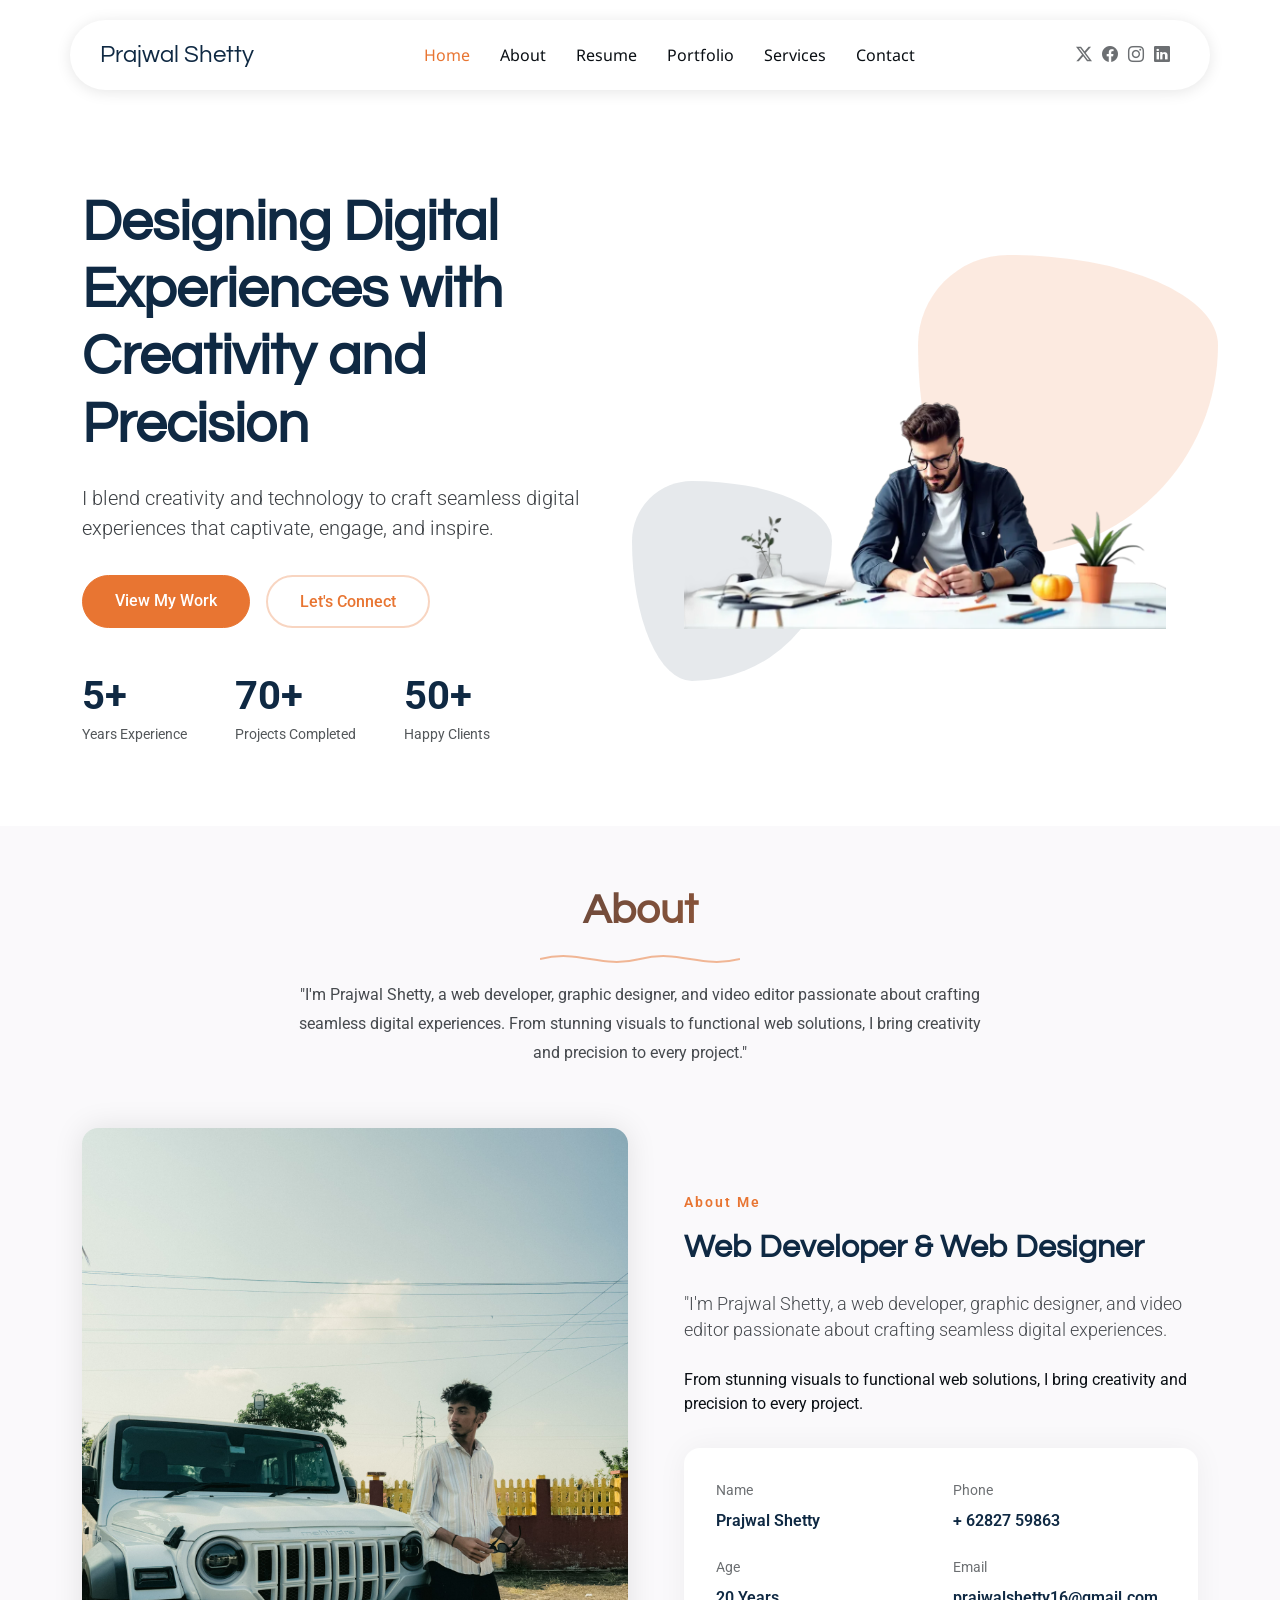
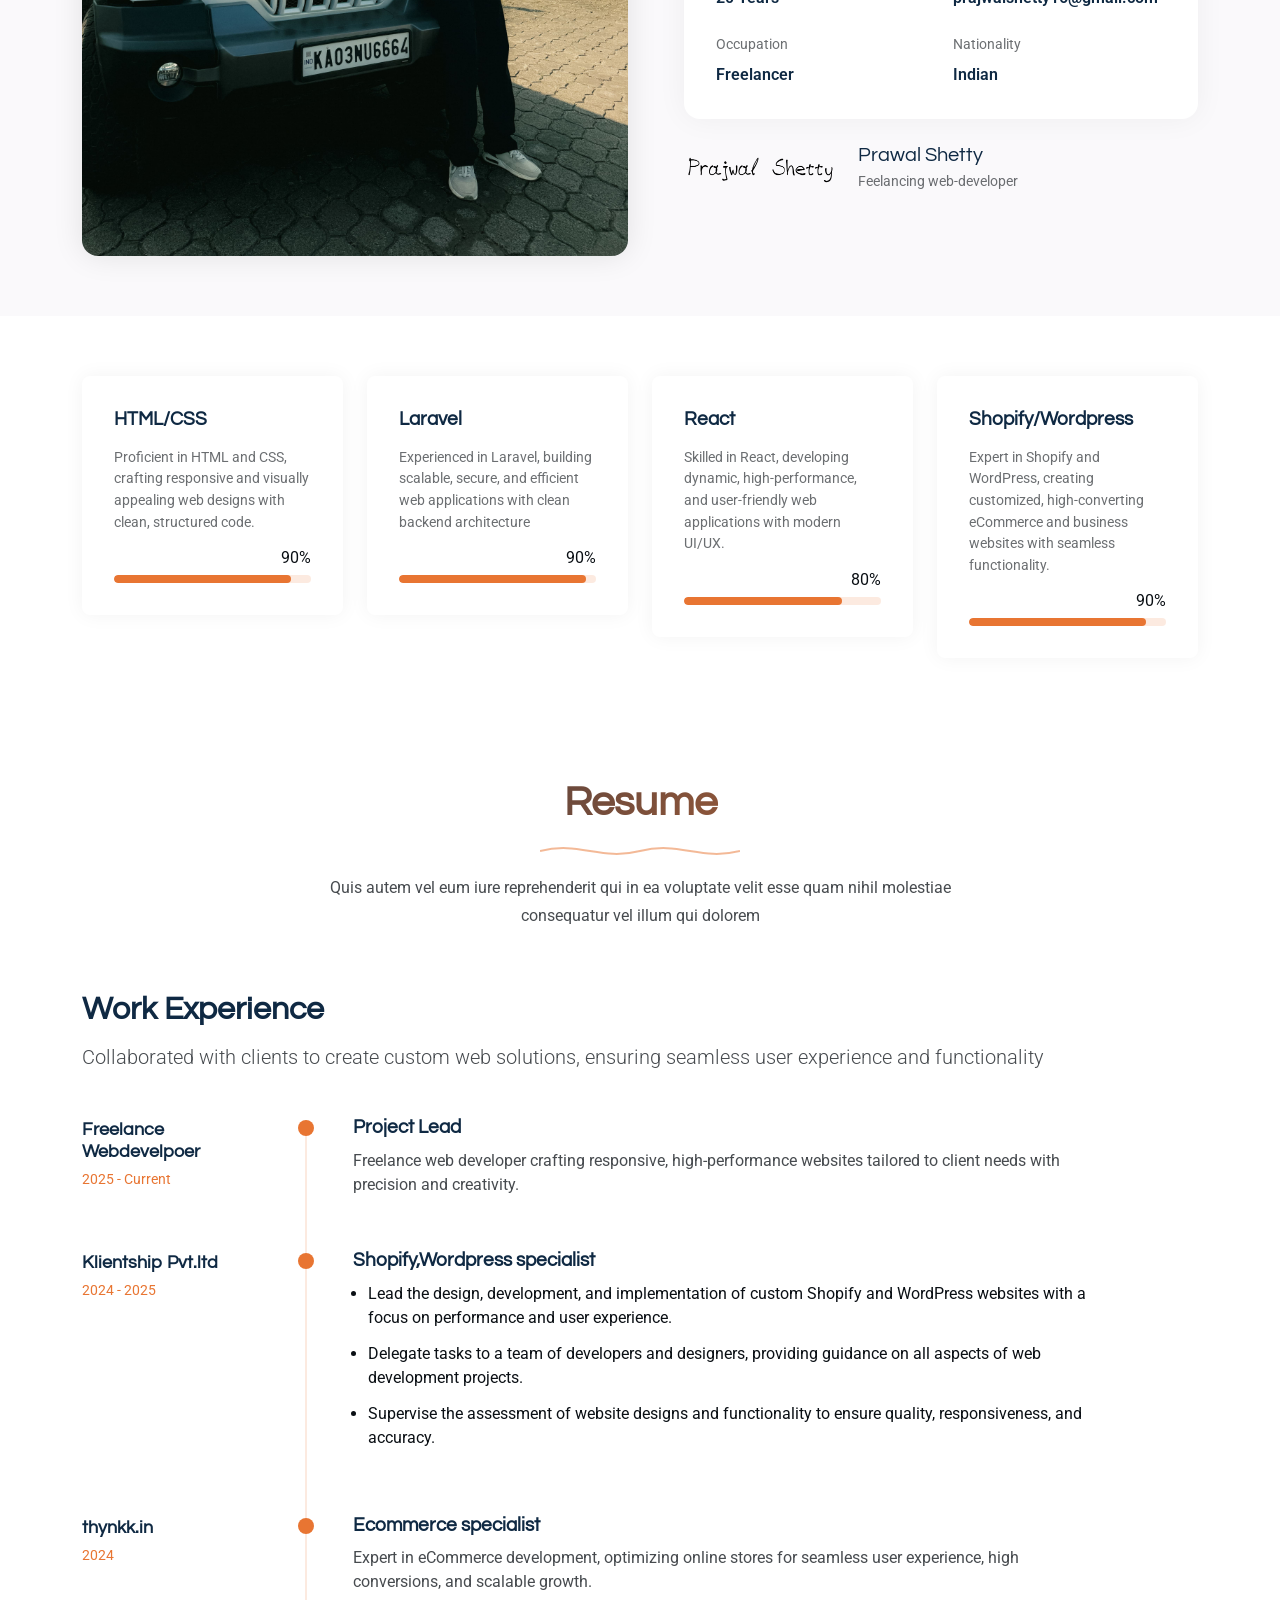
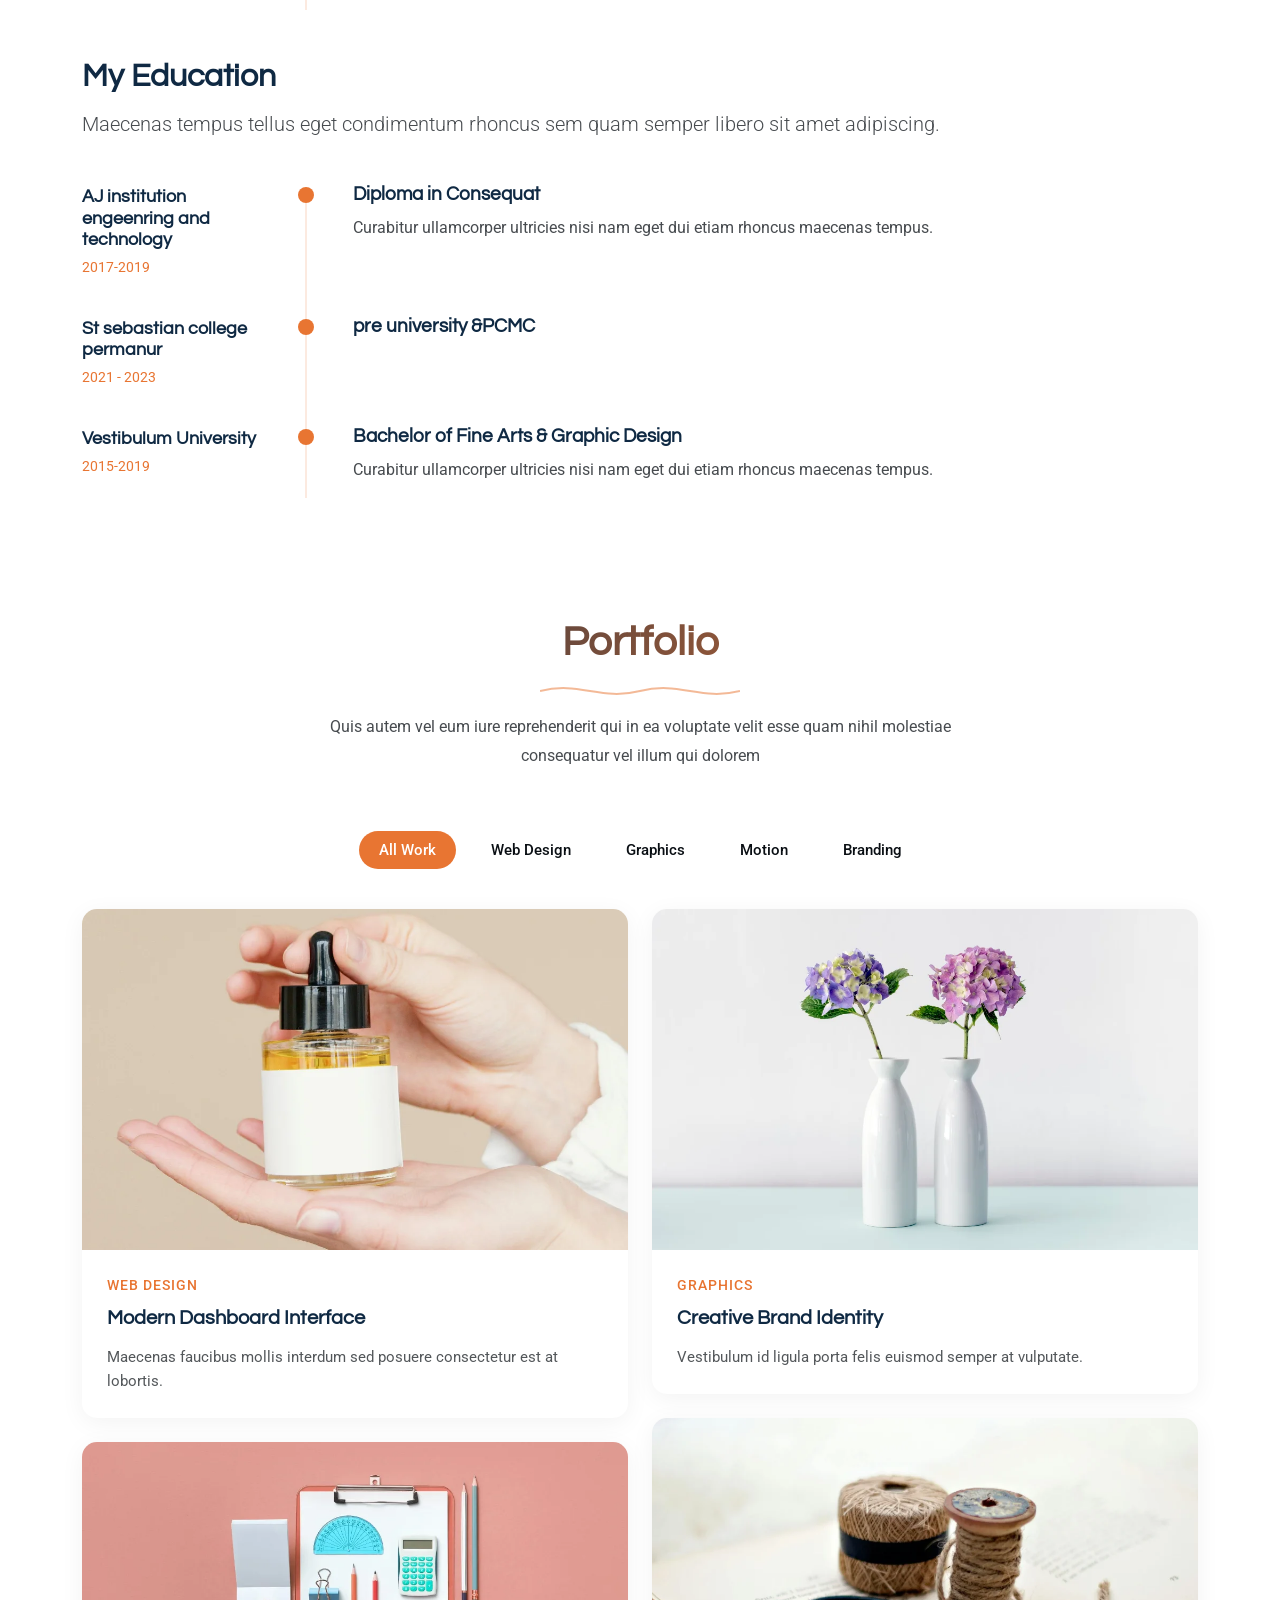
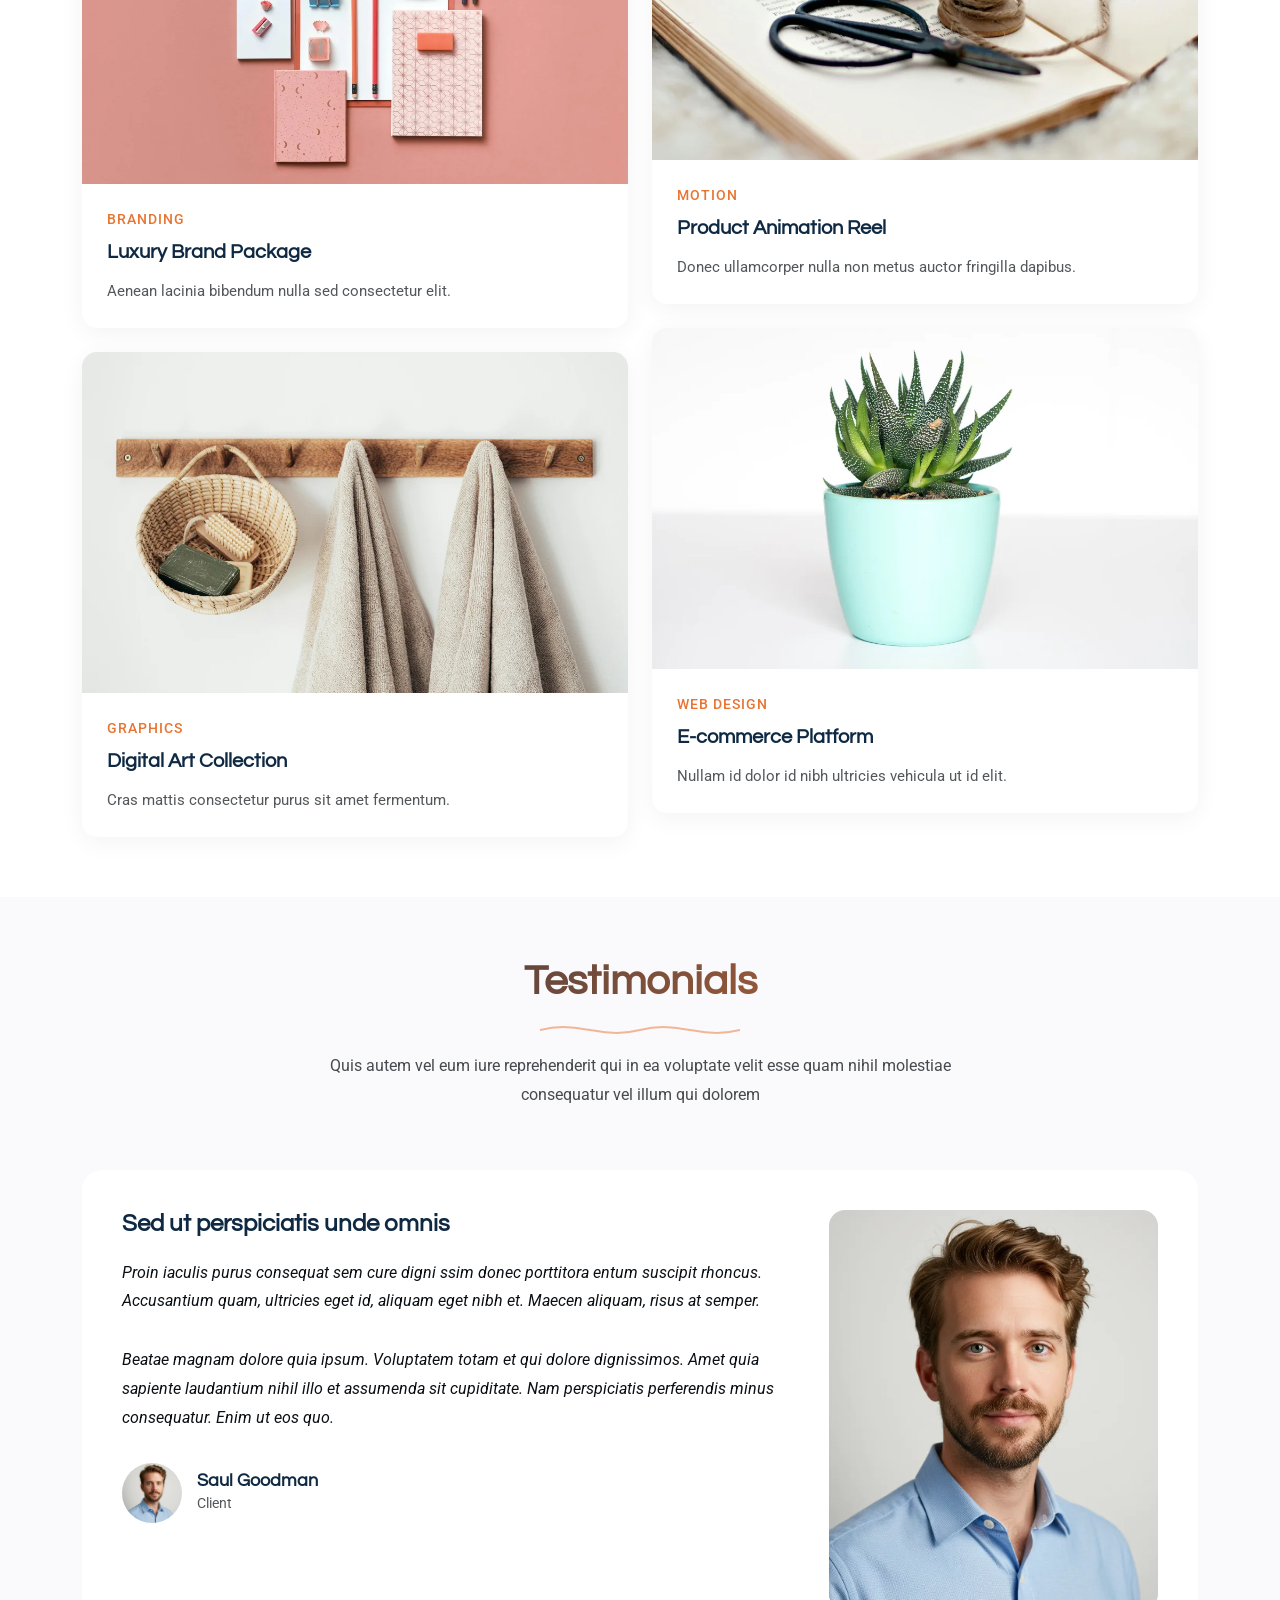
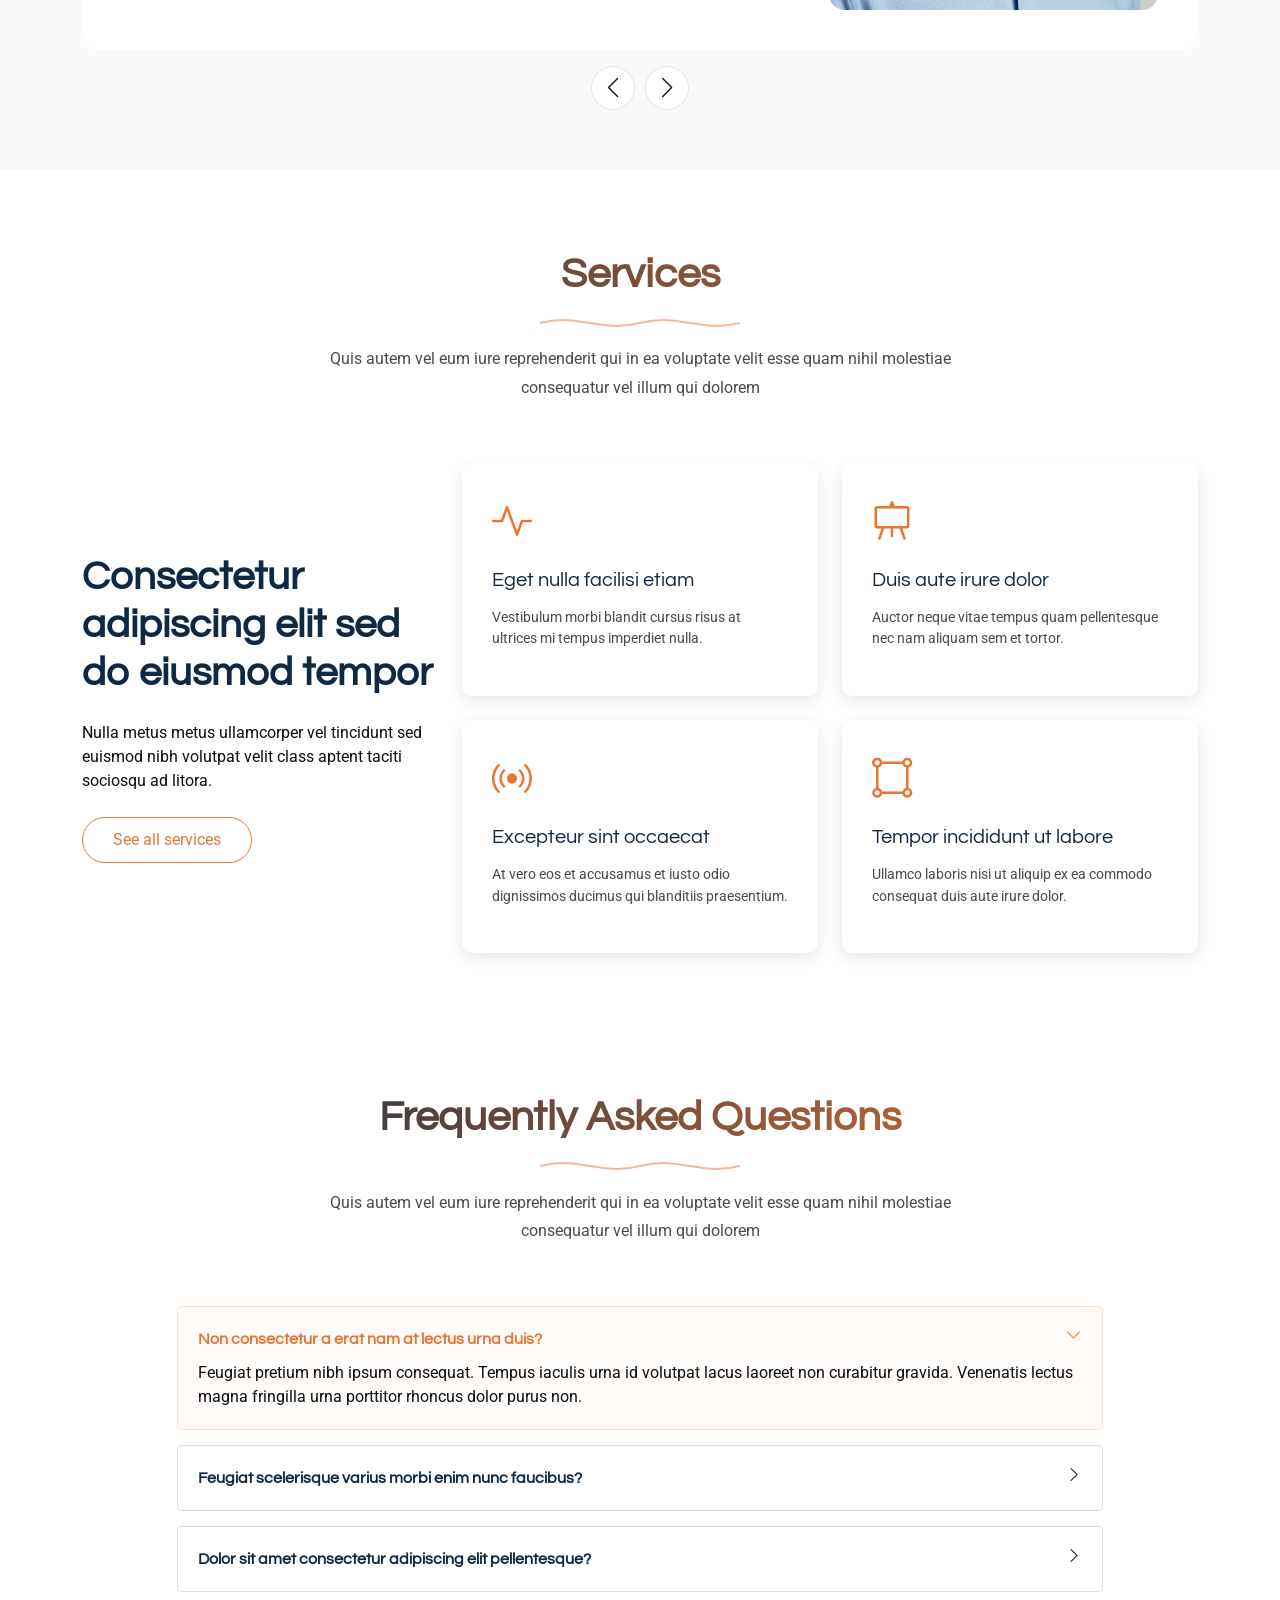
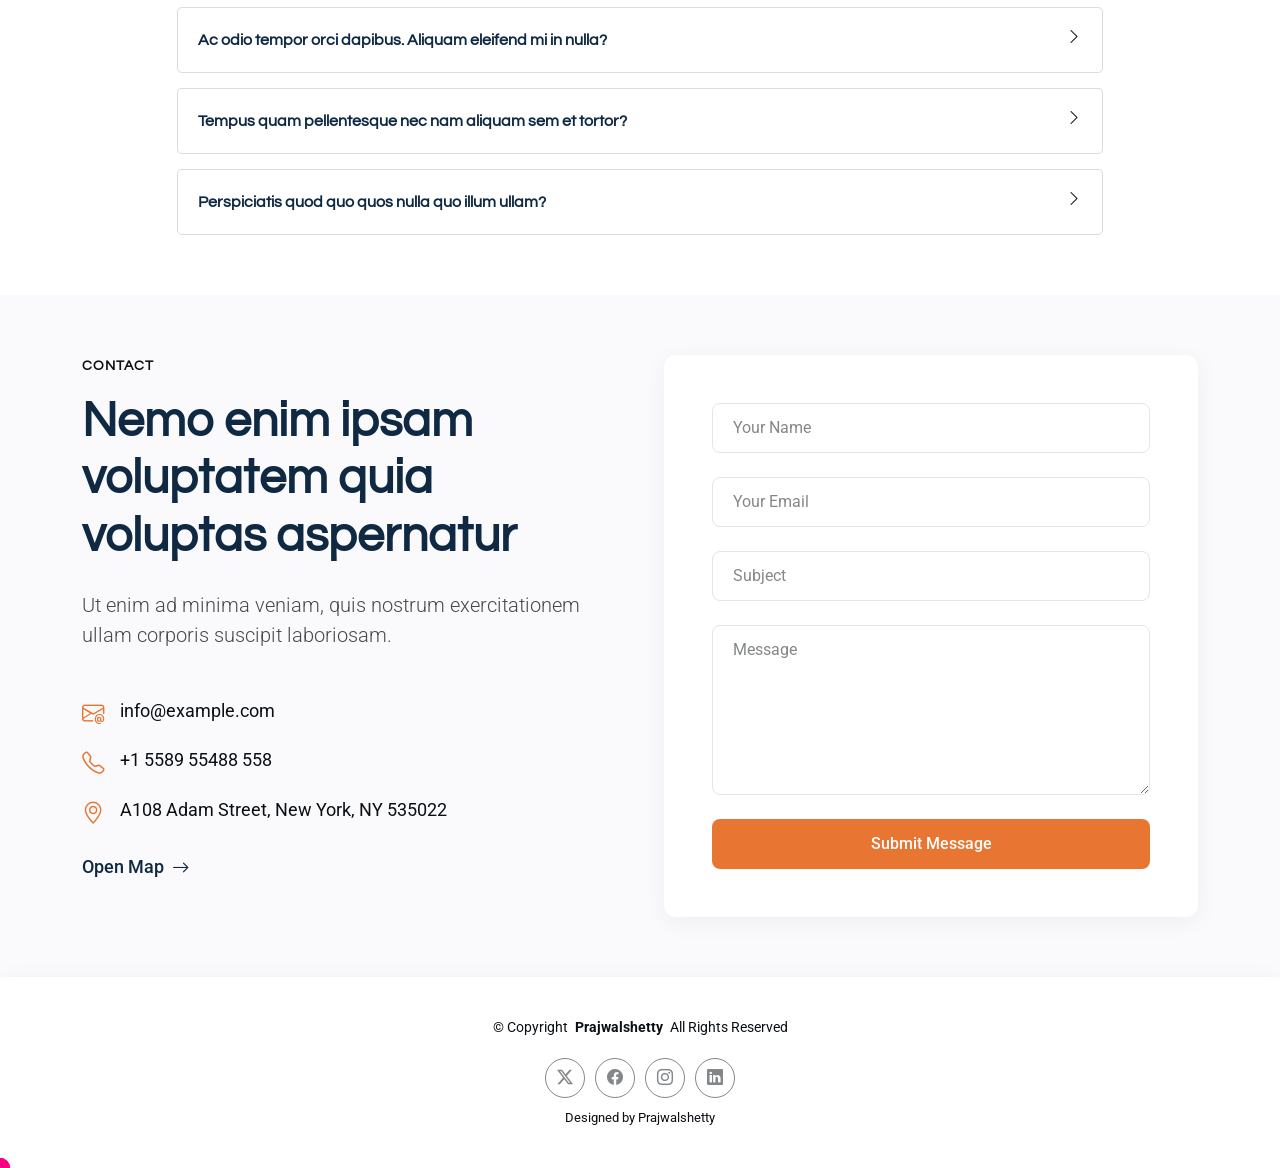
<file: index.html>
<!DOCTYPE html>
<html lang="en">

<head>
  <meta charset="utf-8">
  <meta content="width=device-width, initial-scale=1.0" name="viewport">
  <title>Prajwal shetty</title>
  <meta name="description" content="">
  <meta name="keywords" content="">

  <!-- Favicons -->
  <link href="assets/img/favicon.png" rel="icon">
  <link href="assets/img/apple-touch-icon.png" rel="apple-touch-icon">

  <!-- Fonts -->
  <link href="https://fonts.googleapis.com" rel="preconnect">
  <link href="https://fonts.gstatic.com" rel="preconnect" crossorigin>
  <link href="https://fonts.googleapis.com/css2?family=Roboto:ital,wght@0,100;0,300;0,400;0,500;0,700;0,900;1,100;1,300;1,400;1,500;1,700;1,900&family=Noto+Sans:ital,wght@0,100;0,200;0,300;0,400;0,500;0,600;0,700;0,800;0,900;1,100;1,200;1,300;1,400;1,500;1,600;1,700;1,800;1,900&family=Questrial:wght@400&display=swap" rel="stylesheet">

  <!-- Vendor CSS Files -->
  <link href="assets/vendor/bootstrap/css/bootstrap.min.css" rel="stylesheet">
  <link href="assets/vendor/bootstrap-icons/bootstrap-icons.css" rel="stylesheet">
  <link href="assets/vendor/aos/aos.css" rel="stylesheet">
  <link href="assets/vendor/glightbox/css/glightbox.min.css" rel="stylesheet">
  <link href="assets/vendor/swiper/swiper-bundle.min.css" rel="stylesheet">

  <!-- Main CSS File -->
  <link href="assets/css/main.css" rel="stylesheet">
  <style>
    .pointer {
      position: absolute;
      width: 10px;
      height: 10px;
      background-color: #ff0080;
      border-radius: 50%;
      pointer-events: none;
      transition: transform 0.05s linear;
  }
  .trail-effect {
      position: absolute;
      width: 6px;
      height: 6px;
      background-color: rgba(255, 0, 128, 0.5);
      border-radius: 50%;
      pointer-events: none;
  }
  </style>
  

  <!-- =======================================================
  * Template Name: EasyFolio
  * Template URL: https://bootstrapmade.com/easyfolio-bootstrap-portfolio-template/
  * Updated: Feb 21 2025 with Bootstrap v5.3.3
  * Author: BootstrapMade.com
  * License: https://bootstrapmade.com/license/
  ======================================================== -->

<style>
  .pointer {
      position: absolute;
      width: 10px;
      height: 10px;
      background-color: #ff0080;
      border-radius: 50%;
      pointer-events: none;
      transition: transform 0.05s linear;
      z-index: 9999;
  }
  .trail-effect {
      position: absolute;
      width: 6px;
      height: 6px;
      background-color: rgba(255, 0, 128, 0.5);
      border-radius: 50%;
      pointer-events: none;
      z-index: 9998;
  }
</style>

<style>
  body {
      cursor: none; /* Hide default cursor */
  }
  .pointer {
      position: fixed;
      width: 12px;
      height: 12px;
      background-color: #ff0080;
      border-radius: 50%;
      pointer-events: none;
      z-index: 9999;
      transform: translate(-50%, -50%);
  }
  .trail-effect {
      position: fixed;
      width: 8px;
      height: 8px;
      background-color: rgba(255, 0, 128, 0.5);
      border-radius: 50%;
      pointer-events: none;
      z-index: 9998;
      transform: translate(-50%, -50%);
  }
</style>

<style>
  body {
      cursor: none; /* Hide default cursor */
  }
  .pointer {
      position: fixed;
      width: 20px;
      height: 20px;
      background-color: #ff0080;
      border-radius: 50%;
      pointer-events: none;
      z-index: 9999;
      transform: translate(-50%, -50%);
      transition: transform 0.1s ease-out; /* Smoother movement */
  }
  .trail-effect {
      position: fixed;
      width: 12px;
      height: 12px;
      background-color: rgba(255, 0, 128, 0.3);
      border-radius: 50%;
      pointer-events: none;
      z-index: 9998;
      transform: translate(-50%, -50%);
  }
</style>
</head>

<body class="index-page">

  <header id="header" class="header d-flex align-items-center sticky-top">
    <div class="header-container container-fluid container-xl position-relative d-flex align-items-center justify-content-between">

      <a href="index.html" class="logo d-flex align-items-center me-auto me-xl-0">
        <!-- Uncomment the line below if you also wish to use an image logo -->
        <!-- <img src="assets/img/logo.webp" alt=""> -->
        <h1 class="sitename">Prajwal Shetty</h1>
      </a>

      <nav id="navmenu" class="navmenu">
        <ul>
          <li><a href="#hero" class="active">Home</a></li>
          <li><a href="#about">About</a></li>
          <li><a href="#resume">Resume</a></li>
          <li><a href="#portfolio">Portfolio</a></li>
          <li><a href="#services">Services</a></li>
          <li><a href="#contact">Contact</a></li>
        </ul>
        <i class="mobile-nav-toggle d-xl-none bi bi-list"></i>
      </nav>

      <div class="header-social-links">
        <a href="#" class="twitter"><i class="bi bi-twitter-x"></i></a>
        <a href="#" class="facebook"><i class="bi bi-facebook"></i></a>
        <a href="#" class="instagram"><i class="bi bi-instagram"></i></a>
        <a href="#" class="linkedin"><i class="bi bi-linkedin"></i></a>
      </div>

    </div>
  </header>

  <main class="main">

    <!-- Hero Section -->
    <section id="hero" class="hero section">

      <div class="container" data-aos="fade-up" data-aos-delay="100">

        <div class="row align-items-center content">
          <div class="col-lg-6" data-aos="fade-up" data-aos-delay="200">
            <h2>Designing Digital Experiences with Creativity and Precision</h2>
            <p class="lead">I blend creativity and technology to craft seamless digital experiences that captivate, engage, and inspire.</p>
            <div class="cta-buttons" data-aos="fade-up" data-aos-delay="300">
              <a href="#portfolio" class="btn btn-primary">View My Work</a>
              <a href="#contact" class="btn btn-outline">Let's Connect</a>
            </div>
            <div class="hero-stats" data-aos="fade-up" data-aos-delay="400">
              <div class="stat-item">
                <span class="stat-number">5+</span>
                <span class="stat-label">Years Experience</span>
              </div>
              <div class="stat-item">
                <span class="stat-number">70+</span>
                <span class="stat-label">Projects Completed</span>
              </div>
              <div class="stat-item">
                <span class="stat-number">50+</span>
                <span class="stat-label">Happy Clients</span>
              </div>
            </div>
          </div>
          <div class="col-lg-6">
            <div class="hero-image">
              <img src="assets/img/profile/profile-1.webp" alt="Portfolio Hero Image" class="img-fluid" data-aos="zoom-out" data-aos-delay="30">
              <div class="shape-1"></div>
              <div class="shape-2"></div>
            </div>
          </div>
        </div>

      </div>

    </section><!-- /Hero Section -->

    <!-- About Section -->
    <section id="about" class="about section light-background">

      <!-- Section Title -->
      <div class="container section-title" data-aos="fade-up">
        <h2>About</h2>
        <div class="title-shape">
          <svg viewBox="0 0 200 20" xmlns="http://www.w3.org/2000/svg">
            <path d="M 0,10 C 40,0 60,20 100,10 C 140,0 160,20 200,10" fill="none" stroke="currentColor" stroke-width="2"></path>
          </svg>
        </div>
        <p>"I'm Prajwal Shetty, a web developer, graphic designer, and video editor passionate about crafting seamless digital experiences. From stunning visuals to functional web solutions, I bring creativity and precision to every project."</p>
      </div><!-- End Section Title -->

      <div class="container" data-aos="fade-up" data-aos-delay="100">

        <div class="row align-items-center">
          <div class="col-lg-6 position-relative" data-aos="fade-right" data-aos-delay="200">
            <div class="about-image">
              <img src="assets/img/profile/pajju.jpg" alt="Profile Image" class="img-fluid rounded-4">
            </div>
          </div>

          <div class="col-lg-6" data-aos="fade-left" data-aos-delay="300">
            <div class="about-content">
              <span class="subtitle">About Me</span>

              <h2>Web Developer &amp; Web Designer</h2>

              <p class="lead mb-4">"I'm Prajwal Shetty, a web developer, graphic designer, and video editor passionate about crafting seamless digital experiences.</p>

              <p class="mb-4"> From stunning visuals to functional web solutions, I bring creativity and precision to every project.</p>

              <div class="personal-info">
                <div class="row g-4">
                  <div class="col-6">
                    <div class="info-item">
                      <span class="label">Name</span>
                      <span class="value">Prajwal Shetty</span>
                    </div>
                  </div>

                  <div class="col-6">
                    <div class="info-item">
                      <span class="label">Phone</span>
                      <span class="value">+ 62827 59863</span>
                    </div>
                  </div>

                  <div class="col-6">
                    <div class="info-item">
                      <span class="label">Age</span>
                      <span class="value">20 Years</span>
                    </div>
                  </div>

                  <div class="col-6">
                    <div class="info-item">
                      <span class="label">Email</span>
                      <span class="value">prajwalshetty16@gmail.com</span>
                    </div>
                  </div>

                  <div class="col-6">
                    <div class="info-item">
                      <span class="label">Occupation</span>
                      <span class="value">Freelancer</span>
                    </div>
                  </div>

                  <div class="col-6">
                    <div class="info-item">
                      <span class="label">Nationality</span>
                      <span class="value">Indian</span>
                    </div>
                  </div>
                </div>
              </div>

              <div class="signature mt-4">
                <div class="signature-image">
                  <img src="assets/img/misc/sig.png" alt="" class="img-fluid">
                </div>
                <div class="signature-info">
                  <h4>Prawal Shetty</h4>
                  <p>Feelancing web-developer</p>
                </div>
              </div>
            </div>
          </div>
        </div>

      </div>

    </section><!-- /About Section -->

    <!-- Skills Section -->
    <section id="skills" class="skills section">

      <div class="container" data-aos="fade-up" data-aos-delay="100">

        <div class="row g-4 skills-animation">

          <div class="col-md-6 col-lg-3" data-aos="fade-up" data-aos-delay="100">
            <div class="skill-box">
              <h3>HTML/CSS</h3>
              <p>Proficient in HTML and CSS, crafting responsive and visually appealing web designs with clean, structured code.</p>
              <span class="text-end d-block">90%</span>
              <div class="progress">
                <div class="progress-bar" role="progressbar" aria-valuenow="90" aria-valuemin="0" aria-valuemax="100"></div>
              </div>
            </div>
          </div>

          <div class="col-md-6 col-lg-3" data-aos="fade-up" data-aos-delay="200">
            <div class="skill-box">
              <h3>Laravel</h3>
              <p>Experienced in Laravel, building scalable, secure, and efficient web applications with clean backend architecture</p>
              <span class="text-end d-block">90%</span>
              <div class="progress">
                <div class="progress-bar" role="progressbar" aria-valuenow="95" aria-valuemin="0" aria-valuemax="100"></div>
              </div>
            </div>
          </div>

          <div class="col-md-6 col-lg-3" data-aos="fade-up" data-aos-delay="300">
            <div class="skill-box">
              <h3>React</h3>
              <p>Skilled in React, developing dynamic, high-performance, and user-friendly web applications with modern UI/UX.</p>
              <span class="text-end d-block">80%</span>
              <div class="progress">
                <div class="progress-bar" role="progressbar" aria-valuenow="80" aria-valuemin="0" aria-valuemax="100"></div>
              </div>
            </div>
          </div>

          <div class="col-md-6 col-lg-3" data-aos="fade-up" data-aos-delay="400">
            <div class="skill-box">
              <h3>Shopify/Wordpress</h3>
              <p>Expert in Shopify and WordPress, creating customized, high-converting eCommerce and business websites with seamless functionality.</p>
              <span class="text-end d-block">90%</span>
              <div class="progress">
                <div class="progress-bar" role="progressbar" aria-valuenow="90" aria-valuemin="0" aria-valuemax="100">
                </div>
              </div>
            </div>
          </div>

        </div>

      </div>

    </section><!-- /Skills Section -->

    <!-- Resume Section -->
    <section id="resume" class="resume section">

      <!-- Section Title -->
      <div class="container section-title" data-aos="fade-up">
        <h2>Resume</h2>
        <div class="title-shape">
          <svg viewBox="0 0 200 20" xmlns="http://www.w3.org/2000/svg">
            <path d="M 0,10 C 40,0 60,20 100,10 C 140,0 160,20 200,10" fill="none" stroke="currentColor" stroke-width="2"></path>
          </svg>
        </div>
        <p>Quis autem vel eum iure reprehenderit qui in ea voluptate velit esse quam nihil molestiae consequatur vel illum qui dolorem</p>
      </div><!-- End Section Title -->

      <div class="container" data-aos="fade-up" data-aos-delay="100">

        <div class="row">
          <div class="col-12">
            <div class="resume-wrapper">
              <div class="resume-block" data-aos="fade-up">
                <h2>Work Experience</h2>
                <p class="lead">Collaborated with clients to create custom web solutions, ensuring seamless user experience and functionality</p>

                <div class="timeline">
                  <div class="timeline-item" data-aos="fade-up" data-aos-delay="200">
                    <div class="timeline-left">
                      <h4 class="company">Freelance Webdevelpoer</h4>
                      <span class="period">2025 - Current</span>
                    </div>
                    <div class="timeline-dot"></div>
                    <div class="timeline-right">
                      <h3 class="position">Project Lead</h3>
                      <p class="description">Freelance web developer crafting responsive, high-performance websites tailored to client needs with precision and creativity.</p>
                    </div>
                  </div>

                  <div class="timeline-item" data-aos="fade-up" data-aos-delay="300">
                    <div class="timeline-left">
                      <h4 class="company">Klientship Pvt.ltd</h4>
                      <span class="period">2024 - 2025</span>
                    </div>
                    <div class="timeline-dot"></div>
                    <div class="timeline-right">
                      <h3 class="position">Shopify,Wordpress specialist</h3>
                      <ul>
                        <li>Lead the design, development, and implementation of custom Shopify and WordPress websites with a focus on performance and user experience.</li>
                        <li>Delegate tasks to a team of developers and designers, providing guidance on all aspects of web development projects. </li>
                        <li>Supervise the assessment of website designs and functionality to ensure quality, responsiveness, and accuracy.</li>
                      </ul>
                      <p></p>
                    </div>
                  </div>

                  <div class="timeline-item" data-aos="fade-up" data-aos-delay="400">
                    <div class="timeline-left">
                      <h4 class="company">thynkk.in</h4>
                      <span class="period">2024</span>
                    </div>
                    <div class="timeline-dot"></div>
                    <div class="timeline-right">
                      <h3 class="position">Ecommerce specialist</h3>
                      <p class="description">Expert in eCommerce development, optimizing online stores for seamless user experience, high conversions, and scalable growth.</p>
                    </div>
                  </div>
                </div>
              </div>

              <div class="resume-block" data-aos="fade-up" data-aos-delay="100">
                <h2>My Education</h2>
                <p class="lead">Maecenas tempus tellus eget condimentum rhoncus sem quam semper libero sit amet adipiscing.</p>

                <div class="timeline">
                  <div class="timeline-item" data-aos="fade-up" data-aos-delay="200">
                    <div class="timeline-left">
                      <h4 class="company">AJ institution engeenring and technology</h4>
                      <span class="period">2017-2019</span>
                    </div>
                    <div class="timeline-dot"></div>
                    <div class="timeline-right">
                      <h3 class="position">Diploma in Consequat</h3>
                      <p class="description">Curabitur ullamcorper ultricies nisi nam eget dui etiam rhoncus maecenas tempus.</p>
                    </div>
                  </div>

                  <div class="timeline-item" data-aos="fade-up" data-aos-delay="300">
                    <div class="timeline-left">
                      <h4 class="company">St sebastian college permanur</h4>
                      <span class="period">2021 - 2023</span>
                    </div>
                    <div class="timeline-dot"></div>
                    <div class="timeline-right">
                      <h3 class="position">pre university &amp;PCMC</h3>
                    </div>
                  </div>

                  <div class="timeline-item" data-aos="fade-up" data-aos-delay="400">
                    <div class="timeline-left">
                      <h4 class="company">Vestibulum University</h4>
                      <span class="period">2015-2019</span>
                    </div>
                    <div class="timeline-dot"></div>
                    <div class="timeline-right">
                      <h3 class="position">Bachelor of Fine Arts &amp; Graphic Design</h3>
                      <p class="description">Curabitur ullamcorper ultricies nisi nam eget dui etiam rhoncus maecenas tempus.</p>
                    </div>
                  </div>
                </div>
              </div>
            </div>
          </div>
        </div>

      </div>

    </section><!-- /Resume Section -->

    <!-- Portfolio Section -->
    <section id="portfolio" class="portfolio section">

      <!-- Section Title -->
      <div class="container section-title" data-aos="fade-up">
        <h2>Portfolio</h2>
        <div class="title-shape">
          <svg viewBox="0 0 200 20" xmlns="http://www.w3.org/2000/svg">
            <path d="M 0,10 C 40,0 60,20 100,10 C 140,0 160,20 200,10" fill="none" stroke="currentColor" stroke-width="2"></path>
          </svg>
        </div>
        <p>Quis autem vel eum iure reprehenderit qui in ea voluptate velit esse quam nihil molestiae consequatur vel illum qui dolorem</p>
      </div><!-- End Section Title -->

      <div class="container" data-aos="fade-up" data-aos-delay="100">

        <div class="isotope-layout" data-default-filter="*" data-layout="masonry" data-sort="original-order">

          <div class="portfolio-filters-container" data-aos="fade-up" data-aos-delay="200">
            <ul class="portfolio-filters isotope-filters">
              <li data-filter="*" class="filter-active">All Work</li>
              <li data-filter=".filter-web">Web Design</li>
              <li data-filter=".filter-graphics">Graphics</li>
              <li data-filter=".filter-motion">Motion</li>
              <li data-filter=".filter-brand">Branding</li>
            </ul>
          </div>

          <div class="row g-4 isotope-container" data-aos="fade-up" data-aos-delay="300">

            <div class="col-lg-6 col-md-6 portfolio-item isotope-item filter-web">
              <div class="portfolio-card">
                <div class="portfolio-image">
                  <img src="assets/img/portfolio/portfolio-1.webp" class="img-fluid" alt="" loading="lazy">
                  <div class="portfolio-overlay">
                    <div class="portfolio-actions">
                      <a href="assets/img/portfolio/portfolio-1.webp" class="glightbox preview-link" data-gallery="portfolio-gallery-web"><i class="bi bi-eye"></i></a>
                      <a href="portfolio-details.html" class="details-link"><i class="bi bi-arrow-right"></i></a>
                    </div>
                  </div>
                </div>
                <div class="portfolio-content">
                  <span class="category">Web Design</span>
                  <h3>Modern Dashboard Interface</h3>
                  <p>Maecenas faucibus mollis interdum sed posuere consectetur est at lobortis.</p>
                </div>
              </div>
            </div><!-- End Portfolio Item -->

            <div class="col-lg-6 col-md-6 portfolio-item isotope-item filter-graphics">
              <div class="portfolio-card">
                <div class="portfolio-image">
                  <img src="assets/img/portfolio/portfolio-10.webp" class="img-fluid" alt="" loading="lazy">
                  <div class="portfolio-overlay">
                    <div class="portfolio-actions">
                      <a href="assets/img/portfolio/portfolio-10.webp" class="glightbox preview-link" data-gallery="portfolio-gallery-graphics"><i class="bi bi-eye"></i></a>
                      <a href="portfolio-details.html" class="details-link"><i class="bi bi-arrow-right"></i></a>
                    </div>
                  </div>
                </div>
                <div class="portfolio-content">
                  <span class="category">Graphics</span>
                  <h3>Creative Brand Identity</h3>
                  <p>Vestibulum id ligula porta felis euismod semper at vulputate.</p>
                </div>
              </div>
            </div><!-- End Portfolio Item -->

            <div class="col-lg-6 col-md-6 portfolio-item isotope-item filter-motion">
              <div class="portfolio-card">
                <div class="portfolio-image">
                  <img src="assets/img/portfolio/portfolio-7.webp" class="img-fluid" alt="" loading="lazy">
                  <div class="portfolio-overlay">
                    <div class="portfolio-actions">
                      <a href="assets/img/portfolio/portfolio-7.webp" class="glightbox preview-link" data-gallery="portfolio-gallery-motion"><i class="bi bi-eye"></i></a>
                      <a href="portfolio-details.html" class="details-link"><i class="bi bi-arrow-right"></i></a>
                    </div>
                  </div>
                </div>
                <div class="portfolio-content">
                  <span class="category">Motion</span>
                  <h3>Product Animation Reel</h3>
                  <p>Donec ullamcorper nulla non metus auctor fringilla dapibus.</p>
                </div>
              </div>
            </div><!-- End Portfolio Item -->

            <div class="col-lg-6 col-md-6 portfolio-item isotope-item filter-brand">
              <div class="portfolio-card">
                <div class="portfolio-image">
                  <img src="assets/img/portfolio/portfolio-4.webp" class="img-fluid" alt="" loading="lazy">
                  <div class="portfolio-overlay">
                    <div class="portfolio-actions">
                      <a href="assets/img/portfolio/portfolio-4.webp" class="glightbox preview-link" data-gallery="portfolio-gallery-brand"><i class="bi bi-eye"></i></a>
                      <a href="portfolio-details.html" class="details-link"><i class="bi bi-arrow-right"></i></a>
                    </div>
                  </div>
                </div>
                <div class="portfolio-content">
                  <span class="category">Branding</span>
                  <h3>Luxury Brand Package</h3>
                  <p>Aenean lacinia bibendum nulla sed consectetur elit.</p>
                </div>
              </div>
            </div><!-- End Portfolio Item -->

            <div class="col-lg-6 col-md-6 portfolio-item isotope-item filter-web">
              <div class="portfolio-card">
                <div class="portfolio-image">
                  <img src="assets/img/portfolio/portfolio-2.webp" class="img-fluid" alt="" loading="lazy">
                  <div class="portfolio-overlay">
                    <div class="portfolio-actions">
                      <a href="assets/img/portfolio/portfolio-2.webp" class="glightbox preview-link" data-gallery="portfolio-gallery-web"><i class="bi bi-eye"></i></a>
                      <a href="portfolio-details.html" class="details-link"><i class="bi bi-arrow-right"></i></a>
                    </div>
                  </div>
                </div>
                <div class="portfolio-content">
                  <span class="category">Web Design</span>
                  <h3>E-commerce Platform</h3>
                  <p>Nullam id dolor id nibh ultricies vehicula ut id elit.</p>
                </div>
              </div>
            </div><!-- End Portfolio Item -->

            <div class="col-lg-6 col-md-6 portfolio-item isotope-item filter-graphics">
              <div class="portfolio-card">
                <div class="portfolio-image">
                  <img src="assets/img/portfolio/portfolio-11.webp" class="img-fluid" alt="" loading="lazy">
                  <div class="portfolio-overlay">
                    <div class="portfolio-actions">
                      <a href="assets/img/portfolio/portfolio-11.webp" class="glightbox preview-link" data-gallery="portfolio-gallery-graphics"><i class="bi bi-eye"></i></a>
                      <a href="portfolio-details.html" class="details-link"><i class="bi bi-arrow-right"></i></a>
                    </div>
                  </div>
                </div>
                <div class="portfolio-content">
                  <span class="category">Graphics</span>
                  <h3>Digital Art Collection</h3>
                  <p>Cras mattis consectetur purus sit amet fermentum.</p>
                </div>
              </div>
            </div><!-- End Portfolio Item -->

          </div><!-- End Portfolio Container -->

        </div>

      </div>

    </section><!-- /Portfolio Section -->

    <!-- Testimonials Section -->
    <section id="testimonials" class="testimonials section light-background">

      <!-- Section Title -->
      <div class="container section-title" data-aos="fade-up">
        <h2>Testimonials</h2>
        <div class="title-shape">
          <svg viewBox="0 0 200 20" xmlns="http://www.w3.org/2000/svg">
            <path d="M 0,10 C 40,0 60,20 100,10 C 140,0 160,20 200,10" fill="none" stroke="currentColor" stroke-width="2"></path>
          </svg>
        </div>
        <p>Quis autem vel eum iure reprehenderit qui in ea voluptate velit esse quam nihil molestiae consequatur vel illum qui dolorem</p>
      </div><!-- End Section Title -->

      <div class="container" data-aos="fade-up" data-aos-delay="100">

        <div class="testimonials-slider swiper init-swiper">
          <script type="application/json" class="swiper-config">
            {
              "slidesPerView": 1,
              "loop": true,
              "speed": 600,
              "autoplay": {
                "delay": 5000
              },
              "navigation": {
                "nextEl": ".swiper-button-next",
                "prevEl": ".swiper-button-prev"
              }
            }
          </script>

          <div class="swiper-wrapper">

            <div class="swiper-slide">
              <div class="testimonial-item">
                <div class="row">
                  <div class="col-lg-8">
                    <h2>Sed ut perspiciatis unde omnis</h2>
                    <p>
                      Proin iaculis purus consequat sem cure digni ssim donec porttitora entum suscipit rhoncus. Accusantium quam, ultricies eget id, aliquam eget nibh et. Maecen aliquam, risus at semper.
                    </p>
                    <p>
                      Beatae magnam dolore quia ipsum. Voluptatem totam et qui dolore dignissimos. Amet quia sapiente laudantium nihil illo et assumenda sit cupiditate. Nam perspiciatis perferendis minus consequatur. Enim ut eos quo.
                    </p>
                    <div class="profile d-flex align-items-center">
                      <img src="assets/img/person/person-m-7.webp" class="profile-img" alt="">
                      <div class="profile-info">
                        <h3>Saul Goodman</h3>
                        <span>Client</span>
                      </div>
                    </div>
                  </div>
                  <div class="col-lg-4 d-none d-lg-block">
                    <div class="featured-img-wrapper">
                      <img src="assets/img/person/person-m-7.webp" class="featured-img" alt="">
                    </div>
                  </div>
                </div>
              </div>
            </div><!-- End Testimonial Item -->

            <div class="swiper-slide">
              <div class="testimonial-item">
                <div class="row">
                  <div class="col-lg-8">
                    <h2>Nemo enim ipsam voluptatem</h2>
                    <p>
                      Export tempor illum tamen malis malis eram quae irure esse labore quem cillum quid cillum eram malis quorum velit fore eram velit sunt aliqua noster fugiat irure amet legam anim culpa.
                    </p>
                    <p>
                      Dolorem excepturi esse qui amet maxime quibusdam aut repellendus voluptatum. Corrupti enim a repellat cumque est laborum fuga consequuntur. Dolorem nostrum deleniti quas voluptatem iure dolorum rerum. Repudiandae doloribus ut repellat harum vero aut. Modi aut velit aperiam aspernatur odit ut vitae.
                    </p>
                    <div class="profile d-flex align-items-center">
                      <img src="assets/img/person/person-f-8.webp" class="profile-img" alt="">
                      <div class="profile-info">
                        <h3>Sara Wilsson</h3>
                        <span>Designer</span>
                      </div>
                    </div>
                  </div>
                  <div class="col-lg-4 d-none d-lg-block">
                    <div class="featured-img-wrapper">
                      <img src="assets/img/person/person-f-8.webp" class="featured-img" alt="">
                    </div>
                  </div>
                </div>
              </div>
            </div><!-- End Testimonial Item -->

            <div class="swiper-slide">
              <div class="testimonial-item">
                <div class="row">
                  <div class="col-lg-8">
                    <h2>
                      Labore nostrum eos impedit
                    </h2>
                    <p>
                      Fugiat enim eram quae cillum dolore dolor amet nulla culpa multos export minim fugiat minim velit minim dolor enim duis veniam ipsum anim magna sunt elit fore quem dolore labore illum veniam.
                    </p>
                    <p>
                      Itaque ut explicabo vero occaecati est quam rerum sed. Numquam tempora aut aut quaerat quia illum. Nobis quia autem odit ipsam numquam. Doloribus sit sint corporis eius totam fuga. Hic nostrum suscipit corrupti nam expedita adipisci aut optio.
                    </p>
                    <div class="profile d-flex align-items-center">
                      <img src="assets/img/person/person-m-9.webp" class="profile-img" alt="">
                      <div class="profile-info">
                        <h3>Matt Brandon</h3>
                        <span>Freelancer</span>
                      </div>
                    </div>
                  </div>
                  <div class="col-lg-4 d-none d-lg-block">
                    <div class="featured-img-wrapper">
                      <img src="assets/img/person/person-m-9.webp" class="featured-img" alt="">
                    </div>
                  </div>
                </div>
              </div>
            </div><!-- End Testimonial Item -->

            <div class="swiper-slide">
              <div class="testimonial-item">
                <div class="row">
                  <div class="col-lg-8">
                    <h2>Impedit dolor facilis nulla</h2>
                    <p>
                      Enim nisi quem export duis labore cillum quae magna enim sint quorum nulla quem veniam duis minim tempor labore quem eram duis noster aute amet eram fore quis sint minim.
                    </p>
                    <p>
                      Omnis aspernatur accusantium qui delectus praesentium repellendus. Facilis sint odio aspernatur voluptas commodi qui qui qui pariatur. Corrupti deleniti itaque quaerat ipsum deleniti culpa tempora tempore. Et consequatur exercitationem hic aspernatur nobis est voluptatibus architecto laborum.
                    </p>
                    <div class="profile d-flex align-items-center">
                      <img src="assets/img/person/person-f-10.webp" class="profile-img" alt="">
                      <div class="profile-info">
                        <h3>Jena Karlis</h3>
                        <span>Store Owner</span>
                      </div>
                    </div>
                  </div>
                  <div class="col-lg-4 d-none d-lg-block">
                    <div class="featured-img-wrapper">
                      <img src="assets/img/person/person-f-10.webp" class="featured-img" alt="">
                    </div>
                  </div>
                </div>
              </div>
            </div><!-- End Testimonial Item -->

          </div>

          <div class="swiper-navigation w-100 d-flex align-items-center justify-content-center">
            <div class="swiper-button-prev"></div>
            <div class="swiper-button-next"></div>
          </div>

        </div>

      </div>

    </section><!-- /Testimonials Section -->

    <!-- Services Section -->
    <section id="services" class="services section">

      <!-- Section Title -->
      <div class="container section-title" data-aos="fade-up">
        <h2>Services</h2>
        <div class="title-shape">
          <svg viewBox="0 0 200 20" xmlns="http://www.w3.org/2000/svg">
            <path d="M 0,10 C 40,0 60,20 100,10 C 140,0 160,20 200,10" fill="none" stroke="currentColor" stroke-width="2"></path>
          </svg>
        </div>
        <p>Quis autem vel eum iure reprehenderit qui in ea voluptate velit esse quam nihil molestiae consequatur vel illum qui dolorem</p>
      </div><!-- End Section Title -->

      <div class="container" data-aos="fade-up" data-aos-delay="100">

        <div class="row align-items-center">
          <div class="col-lg-4 mb-5 mb-lg-0">
            <h2 class="fw-bold mb-4 servies-title">Consectetur adipiscing elit sed do eiusmod tempor</h2>
            <p class="mb-4">Nulla metus metus ullamcorper vel tincidunt sed euismod nibh volutpat velit class aptent taciti sociosqu ad litora.</p>
            <a href="#" class="btn btn-outline-primary">See all services</a>
          </div>
          <div class="col-lg-8">
            <div class="row g-4">

              <div class="col-md-6" data-aos="fade-up" data-aos-delay="200">
                <div class="service-item">
                  <i class="bi bi-activity icon"></i>
                  <h3><a href="service-details.html">Eget nulla facilisi etiam</a></h3>
                  <p>Vestibulum morbi blandit cursus risus at ultrices mi tempus imperdiet nulla.</p>
                </div>
              </div><!-- End Service Item -->

              <div class="col-md-6" data-aos="fade-up" data-aos-delay="300">
                <div class="service-item">
                  <i class="bi bi-easel icon"></i>
                  <h3><a href="service-details.html">Duis aute irure dolor</a></h3>
                  <p>Auctor neque vitae tempus quam pellentesque nec nam aliquam sem et tortor.</p>
                </div>
              </div><!-- End Service Item -->

              <div class="col-md-6" data-aos="fade-up" data-aos-delay="400">
                <div class="service-item">
                  <i class="bi bi-broadcast icon"></i>
                  <h3><a href="service-details.html">Excepteur sint occaecat</a></h3>
                  <p>At vero eos et accusamus et iusto odio dignissimos ducimus qui blanditiis praesentium.</p>
                </div>
              </div><!-- End Service Item -->

              <div class="col-md-6" data-aos="fade-up" data-aos-delay="500">
                <div class="service-item">
                  <i class="bi bi-bounding-box-circles icon"></i>
                  <h3><a href="service-details.html">Tempor incididunt ut labore</a></h3>
                  <p>Ullamco laboris nisi ut aliquip ex ea commodo consequat duis aute irure dolor.</p>
                </div>
              </div><!-- End Service Item -->

            </div>
          </div>
        </div>

      </div>

    </section><!-- /Services Section -->

    <!-- Faq Section -->
    <section id="faq" class="faq section">

      <!-- Section Title -->
      <div class="container section-title" data-aos="fade-up">
        <h2>Frequently Asked Questions</h2>
        <div class="title-shape">
          <svg viewBox="0 0 200 20" xmlns="http://www.w3.org/2000/svg">
            <path d="M 0,10 C 40,0 60,20 100,10 C 140,0 160,20 200,10" fill="none" stroke="currentColor" stroke-width="2"></path>
          </svg>
        </div>
        <p>Quis autem vel eum iure reprehenderit qui in ea voluptate velit esse quam nihil molestiae consequatur vel illum qui dolorem</p>
      </div><!-- End Section Title -->

      <div class="container">

        <div class="row justify-content-center">

          <div class="col-lg-10" data-aos="fade-up" data-aos-delay="100">

            <div class="faq-container">

              <div class="faq-item faq-active">
                <h3>Non consectetur a erat nam at lectus urna duis?</h3>
                <div class="faq-content">
                  <p>Feugiat pretium nibh ipsum consequat. Tempus iaculis urna id volutpat lacus laoreet non curabitur gravida. Venenatis lectus magna fringilla urna porttitor rhoncus dolor purus non.</p>
                </div>
                <i class="faq-toggle bi bi-chevron-right"></i>
              </div><!-- End Faq item-->

              <div class="faq-item">
                <h3>Feugiat scelerisque varius morbi enim nunc faucibus?</h3>
                <div class="faq-content">
                  <p>Dolor sit amet consectetur adipiscing elit pellentesque habitant morbi. Id interdum velit laoreet id donec ultrices. Fringilla phasellus faucibus scelerisque eleifend donec pretium. Est pellentesque elit ullamcorper dignissim. Mauris ultrices eros in cursus turpis massa tincidunt dui.</p>
                </div>
                <i class="faq-toggle bi bi-chevron-right"></i>
              </div><!-- End Faq item-->

              <div class="faq-item">
                <h3>Dolor sit amet consectetur adipiscing elit pellentesque?</h3>
                <div class="faq-content">
                  <p>Eleifend mi in nulla posuere sollicitudin aliquam ultrices sagittis orci. Faucibus pulvinar elementum integer enim. Sem nulla pharetra diam sit amet nisl suscipit. Rutrum tellus pellentesque eu tincidunt. Lectus urna duis convallis convallis tellus. Urna molestie at elementum eu facilisis sed odio morbi quis</p>
                </div>
                <i class="faq-toggle bi bi-chevron-right"></i>
              </div><!-- End Faq item-->

              <div class="faq-item">
                <h3>Ac odio tempor orci dapibus. Aliquam eleifend mi in nulla?</h3>
                <div class="faq-content">
                  <p>Dolor sit amet consectetur adipiscing elit pellentesque habitant morbi. Id interdum velit laoreet id donec ultrices. Fringilla phasellus faucibus scelerisque eleifend donec pretium. Est pellentesque elit ullamcorper dignissim. Mauris ultrices eros in cursus turpis massa tincidunt dui.</p>
                </div>
                <i class="faq-toggle bi bi-chevron-right"></i>
              </div><!-- End Faq item-->

              <div class="faq-item">
                <h3>Tempus quam pellentesque nec nam aliquam sem et tortor?</h3>
                <div class="faq-content">
                  <p>Molestie a iaculis at erat pellentesque adipiscing commodo. Dignissim suspendisse in est ante in. Nunc vel risus commodo viverra maecenas accumsan. Sit amet nisl suscipit adipiscing bibendum est. Purus gravida quis blandit turpis cursus in</p>
                </div>
                <i class="faq-toggle bi bi-chevron-right"></i>
              </div><!-- End Faq item-->

              <div class="faq-item">
                <h3>Perspiciatis quod quo quos nulla quo illum ullam?</h3>
                <div class="faq-content">
                  <p>Enim ea facilis quaerat voluptas quidem et dolorem. Quis et consequatur non sed in suscipit sequi. Distinctio ipsam dolore et.</p>
                </div>
                <i class="faq-toggle bi bi-chevron-right"></i>
              </div><!-- End Faq item-->

            </div>

          </div><!-- End Faq Column-->

        </div>

      </div>

    </section><!-- /Faq Section -->

    <!-- Contact Section -->
    <section id="contact" class="contact section light-background">

      <div class="container" data-aos="fade-up" data-aos-delay="100">

        <div class="row g-5">
          <div class="col-lg-6">
            <div class="content" data-aos="fade-up" data-aos-delay="200">
              <div class="section-category mb-3">Contact</div>
              <h2 class="display-5 mb-4">Nemo enim ipsam voluptatem quia voluptas aspernatur</h2>
              <p class="lead mb-4">Ut enim ad minima veniam, quis nostrum exercitationem ullam corporis suscipit laboriosam.</p>

              <div class="contact-info mt-5">
                <div class="info-item d-flex mb-3">
                  <i class="bi bi-envelope-at me-3"></i>
                  <span>info@example.com</span>
                </div>

                <div class="info-item d-flex mb-3">
                  <i class="bi bi-telephone me-3"></i>
                  <span>+1 5589 55488 558</span>
                </div>

                <div class="info-item d-flex mb-4">
                  <i class="bi bi-geo-alt me-3"></i>
                  <span>A108 Adam Street, New York, NY 535022</span>
                </div>

                <a href="#" class="map-link d-inline-flex align-items-center">
                  Open Map
                  <i class="bi bi-arrow-right ms-2"></i>
                </a>
              </div>
            </div>
          </div>

          <div class="col-lg-6">
            <div class="contact-form card" data-aos="fade-up" data-aos-delay="300">
              <div class="card-body p-4 p-lg-5">

                <form action="forms/contact.php" method="post" class="php-email-form">
                  <div class="row gy-4">

                    <div class="col-12">
                      <input type="text" name="name" class="form-control" placeholder="Your Name" required="">
                    </div>

                    <div class="col-12 ">
                      <input type="email" class="form-control" name="email" placeholder="Your Email" required="">
                    </div>

                    <div class="col-12">
                      <input type="text" class="form-control" name="subject" placeholder="Subject" required="">
                    </div>

                    <div class="col-12">
                      <textarea class="form-control" name="message" rows="6" placeholder="Message" required=""></textarea>
                    </div>

                    <div class="col-12 text-center">
                      <div class="loading">Loading</div>
                      <div class="error-message"></div>
                      <div class="sent-message">Your message has been sent. Thank you!</div>

                      <button type="submit" class="btn btn-submit w-100">Submit Message</button>
                    </div>

                  </div>
                </form>

              </div>
            </div>
          </div>

        </div>

      </div>

    </section><!-- /Contact Section -->

  </main>

  <footer id="footer" class="footer">

    <div class="container">
      <div class="copyright text-center ">
        <p>© <span>Copyright</span> <strong class="px-1 sitename">Prajwalshetty</strong> <span>All Rights Reserved</span></p>
      </div>
      <div class="social-links d-flex justify-content-center">
        <a href=""><i class="bi bi-twitter-x"></i></a>
        <a href=""><i class="bi bi-facebook"></i></a>
        <a href=""><i class="bi bi-instagram"></i></a>
        <a href=""><i class="bi bi-linkedin"></i></a>
      </div>
      <div class="credits">
        <!-- All the links in the footer should remain intact. -->
        <!-- You can delete the links only if you've purchased the pro version. -->
        <!-- Licensing information: https://bootstrapmade.com/license/ -->
        <!-- Purchase the pro version with working PHP/AJAX contact form: [buy-url] -->
        Designed by Prajwalshetty
      </div>
    </div>

  </footer>

  <!-- Scroll Top -->
  <a href="#" id="scroll-top" class="scroll-top d-flex align-items-center justify-content-center"><i class="bi bi-arrow-up-short"></i></a>

  <!-- Vendor JS Files -->
  <script src="assets/vendor/bootstrap/js/bootstrap.bundle.min.js"></script>
  <script src="assets/vendor/php-email-form/validate.js"></script>
  <script src="assets/vendor/aos/aos.js"></script>
  <script src="assets/vendor/waypoints/noframework.waypoints.js"></script>
  <script src="assets/vendor/glightbox/js/glightbox.min.js"></script>
  <script src="assets/vendor/imagesloaded/imagesloaded.pkgd.min.js"></script>
  <script src="assets/vendor/isotope-layout/isotope.pkgd.min.js"></script>
  <script src="assets/vendor/swiper/swiper-bundle.min.js"></script>

  <!-- Main JS File -->
  <script src="assets/js/main.js"></script>
  <div class="pointer" id="pointer"></div>
  <script>
      const pointer = document.getElementById('pointer');
      const trails = [];
      
      document.addEventListener('mousemove', (e) => {
          requestAnimationFrame(() => {
              pointer.style.transform = `translate(${e.clientX}px, ${e.clientY}px)`;
              
              const trail = document.createElement('div');
              trail.classList.add('trail-effect');
              document.body.appendChild(trail);
              trail.style.transform = `translate(${e.clientX}px, ${e.clientY}px)`;
              
              trails.push(trail);
              setTimeout(() => {
                  trail.style.opacity = '0';
                  setTimeout(() => {
                      document.body.removeChild(trail);
                      trails.shift();
                  }, 500);
              }, 100);
          });
      });
  </script>


<script>
  document.addEventListener("DOMContentLoaded", function() {
      const pointer = document.createElement('div');
      pointer.classList.add('pointer');
      document.body.appendChild(pointer);
      
      const trails = [];

      document.addEventListener('mousemove', (e) => {
          requestAnimationFrame(() => {
              pointer.style.transform = `translate(${e.clientX}px, ${e.clientY}px)`;

              const trail = document.createElement('div');
              trail.classList.add('trail-effect');
              document.body.appendChild(trail);
              trail.style.transform = `translate(${e.clientX}px, ${e.clientY}px)`;

              trails.push(trail);
              setTimeout(() => {
                  trail.style.opacity = '0';
                  setTimeout(() => {
                      document.body.removeChild(trail);
                      trails.shift();
                  }, 500);
              }, 100);
          });
      });
  });
</script>

<script>
  document.addEventListener("DOMContentLoaded", function() {
      const pointer = document.createElement('div');
      pointer.classList.add('pointer');
      document.body.appendChild(pointer);
      
      const trails = [];

      document.addEventListener('mousemove', (e) => {
          requestAnimationFrame(() => {
              pointer.style.left = `${e.clientX}px`;
              pointer.style.top = `${e.clientY}px`;

              const trail = document.createElement('div');
              trail.classList.add('trail-effect');
              document.body.appendChild(trail);
              trail.style.left = `${e.clientX}px`;
              trail.style.top = `${e.clientY}px`;

              trails.push(trail);
              setTimeout(() => {
                  trail.style.opacity = '0';
                  setTimeout(() => {
                      if (document.body.contains(trail)) {
                          document.body.removeChild(trail);
                      }
                      trails.shift();
                  }, 500);
              }, 100);
          });
      });
  });
</script>

<script>
  document.addEventListener("DOMContentLoaded", function() {
      const pointer = document.createElement('div');
      pointer.classList.add('pointer');
      document.body.appendChild(pointer);
      
      const trails = [];
      const maxTrails = 5; // Limit the number of trailing dots

      document.addEventListener('mousemove', (e) => {
          requestAnimationFrame(() => {
              pointer.style.transform = `translate(${e.clientX}px, ${e.clientY}px)`;

              if (trails.length < maxTrails) {
                  const trail = document.createElement('div');
                  trail.classList.add('trail-effect');
                  document.body.appendChild(trail);
                  trail.style.left = `${e.clientX}px`;
                  trail.style.top = `${e.clientY}px`;

                  trails.push(trail);
                  setTimeout(() => {
                      trail.style.opacity = '0';
                      setTimeout(() => {
                          if (document.body.contains(trail)) {
                              document.body.removeChild(trail);
                          }
                          trails.shift();
                      }, 400); // Faster disappearance
                  }, 200);
              }
          });
      });
  });
</script>
</body>

</html>
</file>
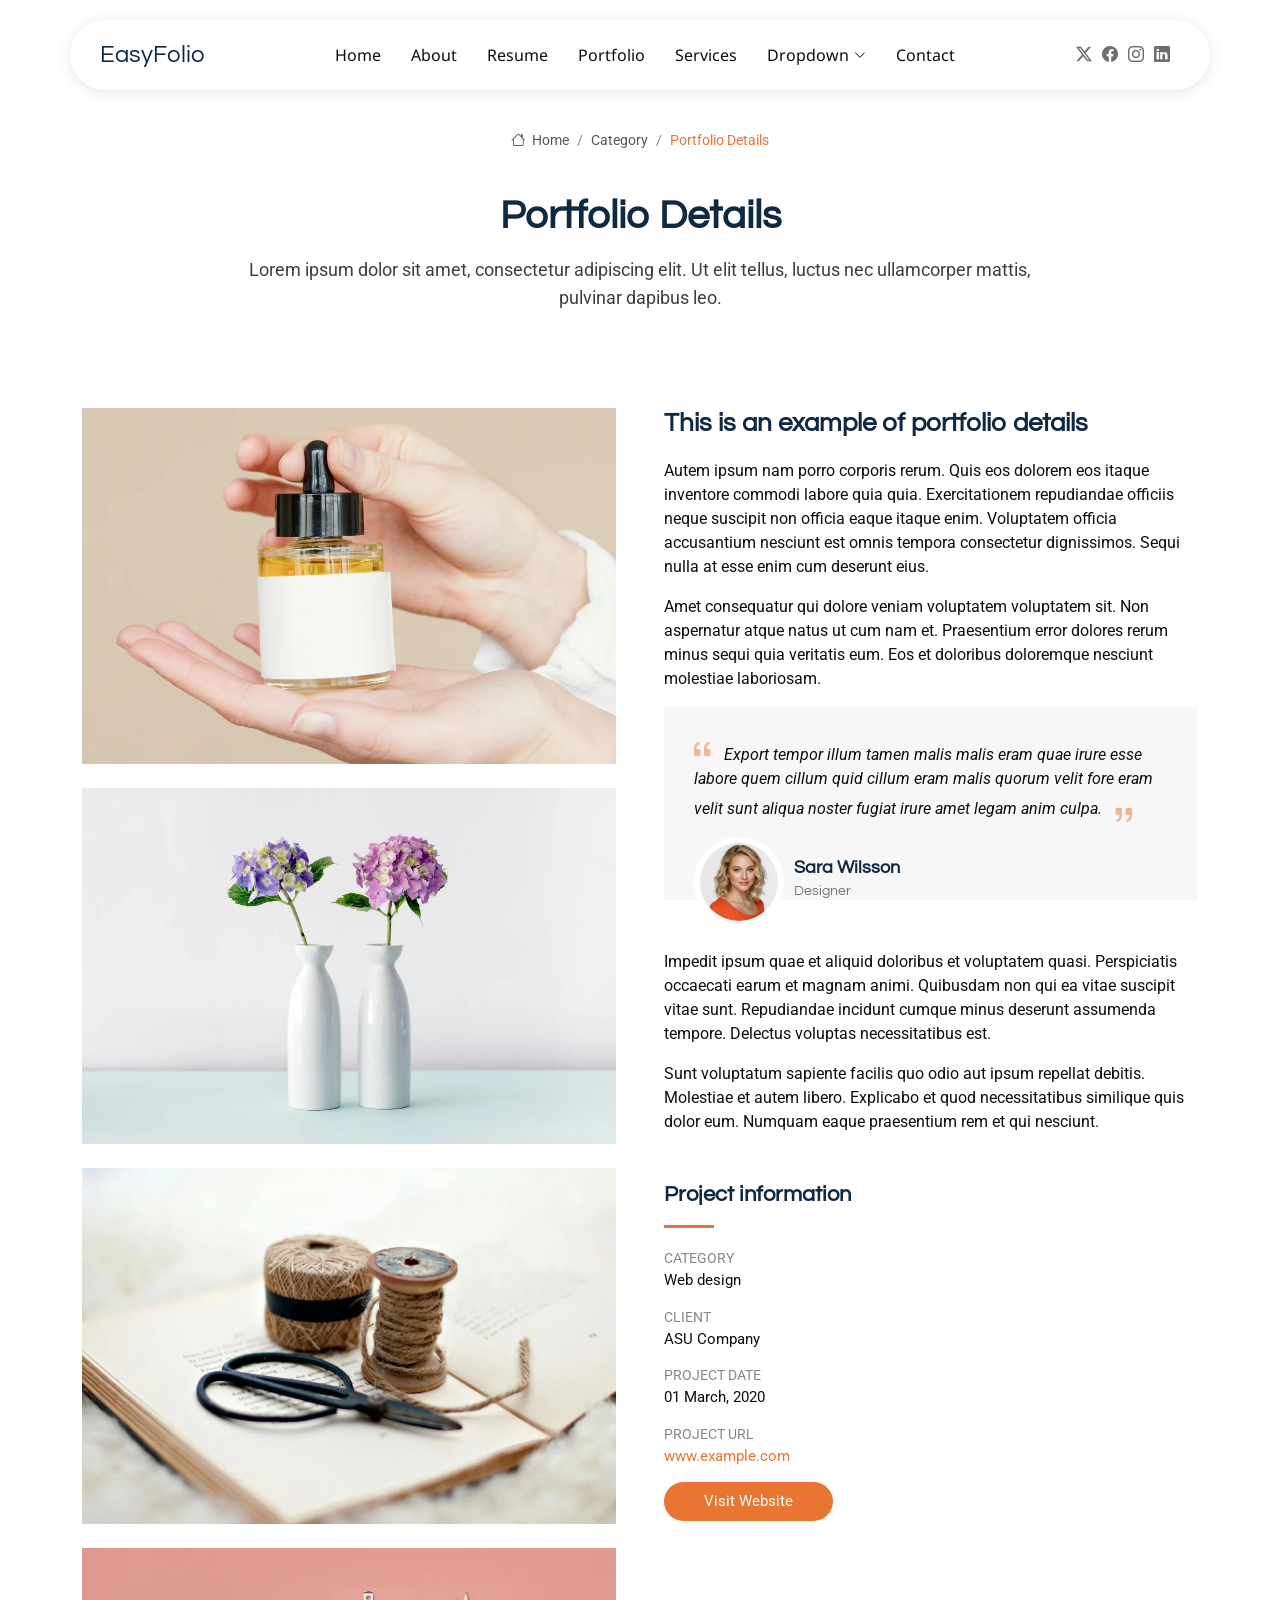
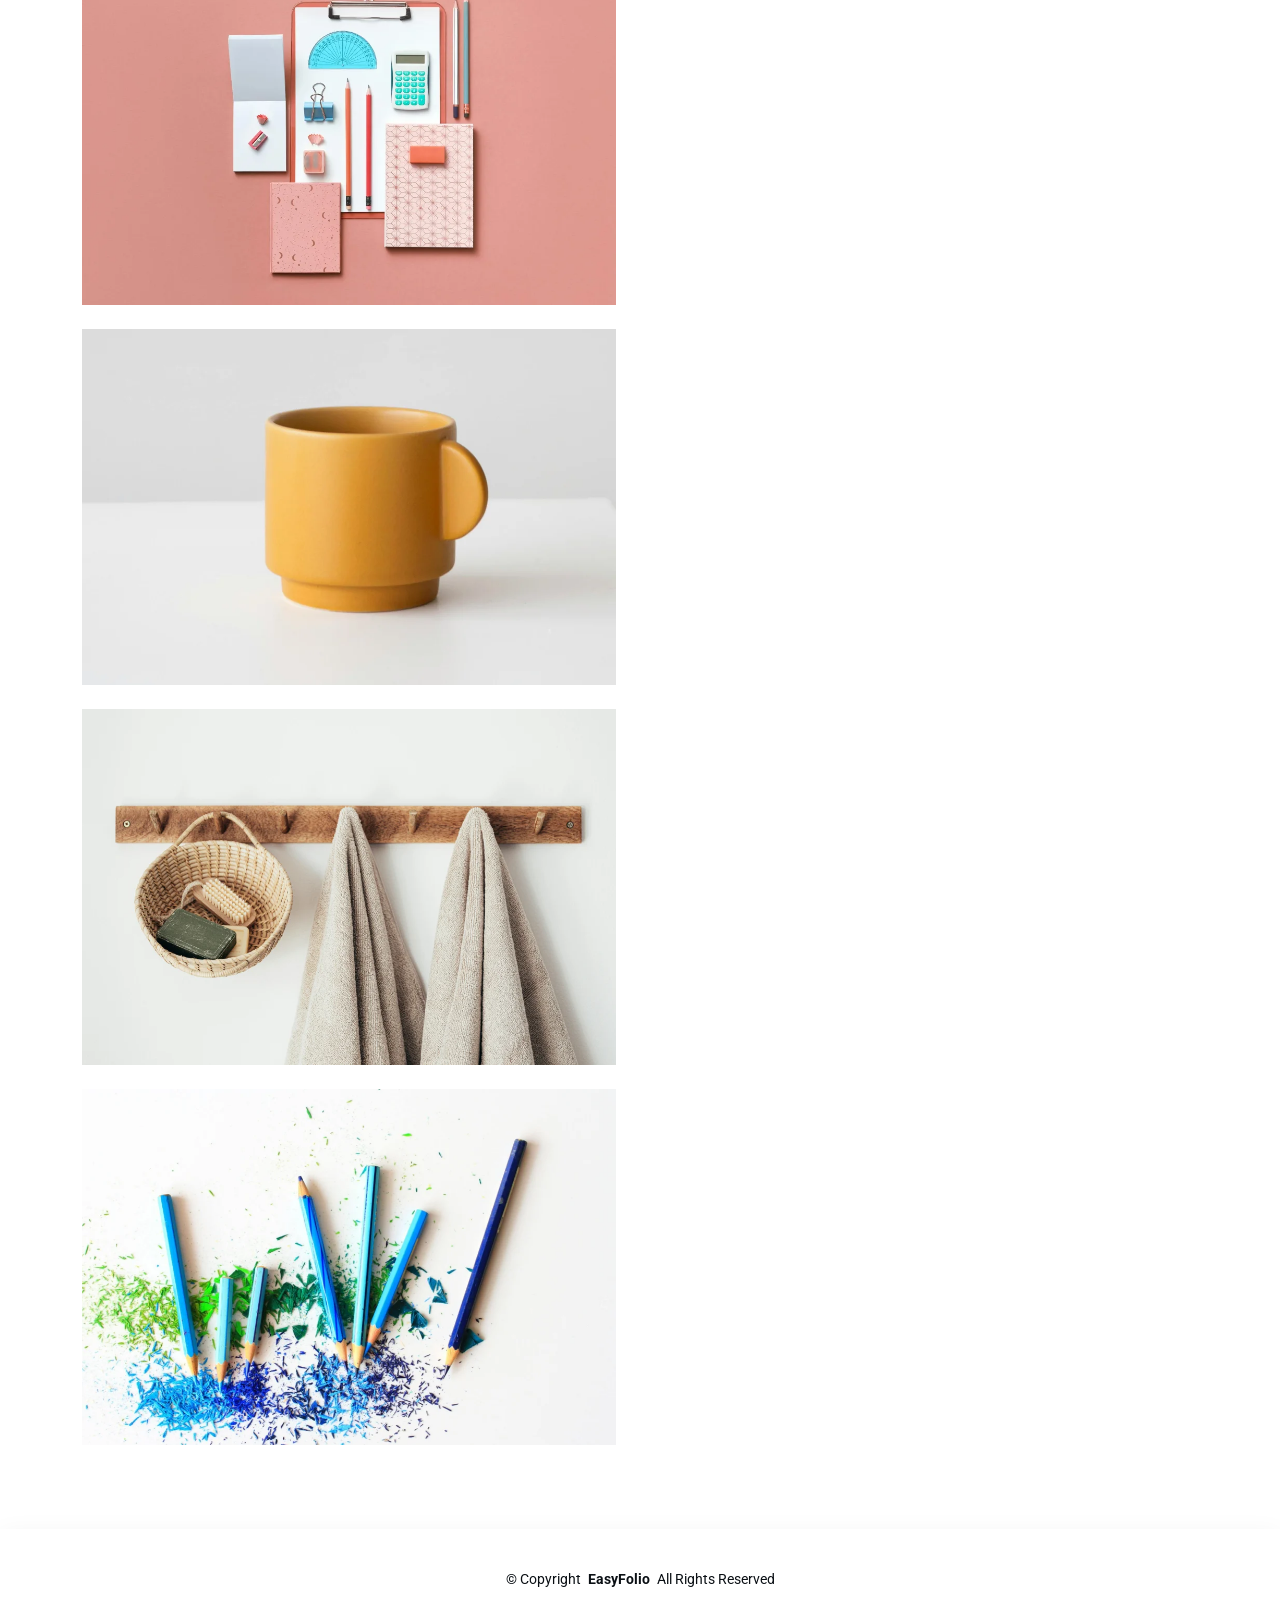
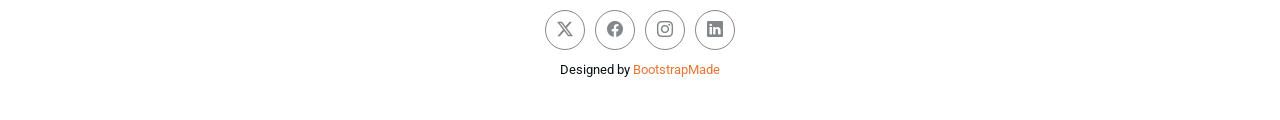
<file: portfolio-details.html>
<!DOCTYPE html>
<html lang="en">

<head>
  <meta charset="utf-8">
  <meta content="width=device-width, initial-scale=1.0" name="viewport">
  <title>Portfolio Details - EasyFolio Bootstrap Template</title>
  <meta name="description" content="">
  <meta name="keywords" content="">

  <!-- Favicons -->
  <link href="assets/img/favicon.png" rel="icon">
  <link href="assets/img/apple-touch-icon.png" rel="apple-touch-icon">

  <!-- Fonts -->
  <link href="https://fonts.googleapis.com" rel="preconnect">
  <link href="https://fonts.gstatic.com" rel="preconnect" crossorigin>
  <link href="https://fonts.googleapis.com/css2?family=Roboto:ital,wght@0,100;0,300;0,400;0,500;0,700;0,900;1,100;1,300;1,400;1,500;1,700;1,900&family=Noto+Sans:ital,wght@0,100;0,200;0,300;0,400;0,500;0,600;0,700;0,800;0,900;1,100;1,200;1,300;1,400;1,500;1,600;1,700;1,800;1,900&family=Questrial:wght@400&display=swap" rel="stylesheet">

  <!-- Vendor CSS Files -->
  <link href="assets/vendor/bootstrap/css/bootstrap.min.css" rel="stylesheet">
  <link href="assets/vendor/bootstrap-icons/bootstrap-icons.css" rel="stylesheet">
  <link href="assets/vendor/aos/aos.css" rel="stylesheet">
  <link href="assets/vendor/glightbox/css/glightbox.min.css" rel="stylesheet">
  <link href="assets/vendor/swiper/swiper-bundle.min.css" rel="stylesheet">

  <!-- Main CSS File -->
  <link href="assets/css/main.css" rel="stylesheet">

  <!-- =======================================================
  * Template Name: EasyFolio
  * Template URL: https://bootstrapmade.com/easyfolio-bootstrap-portfolio-template/
  * Updated: Feb 21 2025 with Bootstrap v5.3.3
  * Author: BootstrapMade.com
  * License: https://bootstrapmade.com/license/
  ======================================================== -->
</head>

<body class="portfolio-details-page">

  <header id="header" class="header d-flex align-items-center sticky-top">
    <div class="header-container container-fluid container-xl position-relative d-flex align-items-center justify-content-between">

      <a href="index.html" class="logo d-flex align-items-center me-auto me-xl-0">
        <!-- Uncomment the line below if you also wish to use an image logo -->
        <!-- <img src="assets/img/logo.webp" alt=""> -->
        <h1 class="sitename">EasyFolio</h1>
      </a>

      <nav id="navmenu" class="navmenu">
        <ul>
          <li><a href="#hero">Home</a></li>
          <li><a href="#about">About</a></li>
          <li><a href="#resume">Resume</a></li>
          <li><a href="#portfolio">Portfolio</a></li>
          <li><a href="#services">Services</a></li>
          <li class="dropdown"><a href="#"><span>Dropdown</span> <i class="bi bi-chevron-down toggle-dropdown"></i></a>
            <ul>
              <li><a href="#">Dropdown 1</a></li>
              <li class="dropdown"><a href="#"><span>Deep Dropdown</span> <i class="bi bi-chevron-down toggle-dropdown"></i></a>
                <ul>
                  <li><a href="#">Deep Dropdown 1</a></li>
                  <li><a href="#">Deep Dropdown 2</a></li>
                  <li><a href="#">Deep Dropdown 3</a></li>
                  <li><a href="#">Deep Dropdown 4</a></li>
                  <li><a href="#">Deep Dropdown 5</a></li>
                </ul>
              </li>
              <li><a href="#">Dropdown 2</a></li>
              <li><a href="#">Dropdown 3</a></li>
              <li><a href="#">Dropdown 4</a></li>
            </ul>
          </li>
          <li><a href="#contact">Contact</a></li>
        </ul>
        <i class="mobile-nav-toggle d-xl-none bi bi-list"></i>
      </nav>

      <div class="header-social-links">
        <a href="#" class="twitter"><i class="bi bi-twitter-x"></i></a>
        <a href="#" class="facebook"><i class="bi bi-facebook"></i></a>
        <a href="#" class="instagram"><i class="bi bi-instagram"></i></a>
        <a href="#" class="linkedin"><i class="bi bi-linkedin"></i></a>
      </div>

    </div>
  </header>

  <main class="main">

    <!-- Page Title -->
    <div class="page-title">
      <div class="breadcrumbs">
        <nav aria-label="breadcrumb">
          <ol class="breadcrumb">
            <li class="breadcrumb-item"><a href="#"><i class="bi bi-house"></i> Home</a></li>
            <li class="breadcrumb-item"><a href="#">Category</a></li>
            <li class="breadcrumb-item active current">Portfolio Details</li>
          </ol>
        </nav>
      </div>

      <div class="title-wrapper">
        <h1>Portfolio Details</h1>
        <p>Lorem ipsum dolor sit amet, consectetur adipiscing elit. Ut elit tellus, luctus nec ullamcorper mattis, pulvinar dapibus leo.</p>
      </div>
    </div><!-- End Page Title -->

    <!-- Portfolio Details Section -->
    <section id="portfolio-details" class="portfolio-details section">

      <div class="container" data-aos="fade-up">

        <div class="row gy-4 g-lg-5">
          <div class="col-lg-6">
            <img src="assets/img/portfolio/portfolio-1.webp" class="img-fluid mb-4" alt="">
            <img src="assets/img/portfolio/portfolio-10.webp" class="img-fluid mb-4" alt="">
            <img src="assets/img/portfolio/portfolio-7.webp" class="img-fluid mb-4" alt="">
            <img src="assets/img/portfolio/portfolio-4.webp" class="img-fluid mb-4" alt="">
            <img src="assets/img/portfolio/portfolio-5.webp" class="img-fluid mb-4" alt="">
            <img src="assets/img/portfolio/portfolio-11.webp" class="img-fluid mb-4" alt="">
            <img src="assets/img/portfolio/portfolio-8.webp" class="img-fluid mb-4" alt="">
          </div>

          <div class="col-lg-6">

            <div class="position-sticky" style="top: 40px">
              <div class="portfolio-description">
                <h2>This is an example of portfolio details</h2>
                <p>
                  Autem ipsum nam porro corporis rerum. Quis eos dolorem eos itaque inventore commodi labore quia quia. Exercitationem repudiandae officiis neque suscipit non officia eaque itaque enim. Voluptatem officia accusantium nesciunt est omnis tempora consectetur dignissimos. Sequi nulla at esse enim cum deserunt eius.
                </p>
                <p>
                  Amet consequatur qui dolore veniam voluptatem voluptatem sit. Non aspernatur atque natus ut cum nam et. Praesentium error dolores rerum minus sequi quia veritatis eum. Eos et doloribus doloremque nesciunt molestiae laboriosam.
                </p>

                <div class="testimonial-item">
                  <p>
                    <i class="bi bi-quote quote-icon-left"></i>
                    <span>Export tempor illum tamen malis malis eram quae irure esse labore quem cillum quid cillum eram malis quorum velit fore eram velit sunt aliqua noster fugiat irure amet legam anim culpa.</span>
                    <i class="bi bi-quote quote-icon-right"></i>
                  </p>
                  <div>
                    <img src="assets/img/person/person-f-5.webp" class="testimonial-img" alt="">
                    <h3>Sara Wilsson</h3>
                    <h4>Designer</h4>
                  </div>
                </div>

                <p>
                  Impedit ipsum quae et aliquid doloribus et voluptatem quasi. Perspiciatis occaecati earum et magnam animi. Quibusdam non qui ea vitae suscipit vitae sunt. Repudiandae incidunt cumque minus deserunt assumenda tempore. Delectus voluptas necessitatibus est.
                </p>

                <p>
                  Sunt voluptatum sapiente facilis quo odio aut ipsum repellat debitis. Molestiae et autem libero. Explicabo et quod necessitatibus similique quis dolor eum. Numquam eaque praesentium rem et qui nesciunt.
                </p>

              </div>

              <div class="portfolio-info mt-5">
                <h3>Project information</h3>
                <ul>
                  <li><strong>Category</strong> Web design</li>
                  <li><strong>Client</strong> ASU Company</li>
                  <li><strong>Project date</strong> 01 March, 2020</li>
                  <li><strong>Project URL</strong> <a href="#">www.example.com</a></li>
                  <li><a href="#" class="btn-visit align-self-start">Visit Website</a></li>
                </ul>
              </div>
            </div>

          </div>
        </div>

      </div>

    </section><!-- /Portfolio Details Section -->

  </main>

  <footer id="footer" class="footer">

    <div class="container">
      <div class="copyright text-center ">
        <p>© <span>Copyright</span> <strong class="px-1 sitename">EasyFolio</strong> <span>All Rights Reserved</span></p>
      </div>
      <div class="social-links d-flex justify-content-center">
        <a href=""><i class="bi bi-twitter-x"></i></a>
        <a href=""><i class="bi bi-facebook"></i></a>
        <a href=""><i class="bi bi-instagram"></i></a>
        <a href=""><i class="bi bi-linkedin"></i></a>
      </div>
      <div class="credits">
        <!-- All the links in the footer should remain intact. -->
        <!-- You can delete the links only if you've purchased the pro version. -->
        <!-- Licensing information: https://bootstrapmade.com/license/ -->
        <!-- Purchase the pro version with working PHP/AJAX contact form: [buy-url] -->
        Designed by <a href="https://bootstrapmade.com/">BootstrapMade</a>
      </div>
    </div>

  </footer>

  <!-- Scroll Top -->
  <a href="#" id="scroll-top" class="scroll-top d-flex align-items-center justify-content-center"><i class="bi bi-arrow-up-short"></i></a>

  <!-- Vendor JS Files -->
  <script src="assets/vendor/bootstrap/js/bootstrap.bundle.min.js"></script>
  <script src="assets/vendor/php-email-form/validate.js"></script>
  <script src="assets/vendor/aos/aos.js"></script>
  <script src="assets/vendor/waypoints/noframework.waypoints.js"></script>
  <script src="assets/vendor/glightbox/js/glightbox.min.js"></script>
  <script src="assets/vendor/imagesloaded/imagesloaded.pkgd.min.js"></script>
  <script src="assets/vendor/isotope-layout/isotope.pkgd.min.js"></script>
  <script src="assets/vendor/swiper/swiper-bundle.min.js"></script>

  <!-- Main JS File -->
  <script src="assets/js/main.js"></script>

</body>

</html>
</file>
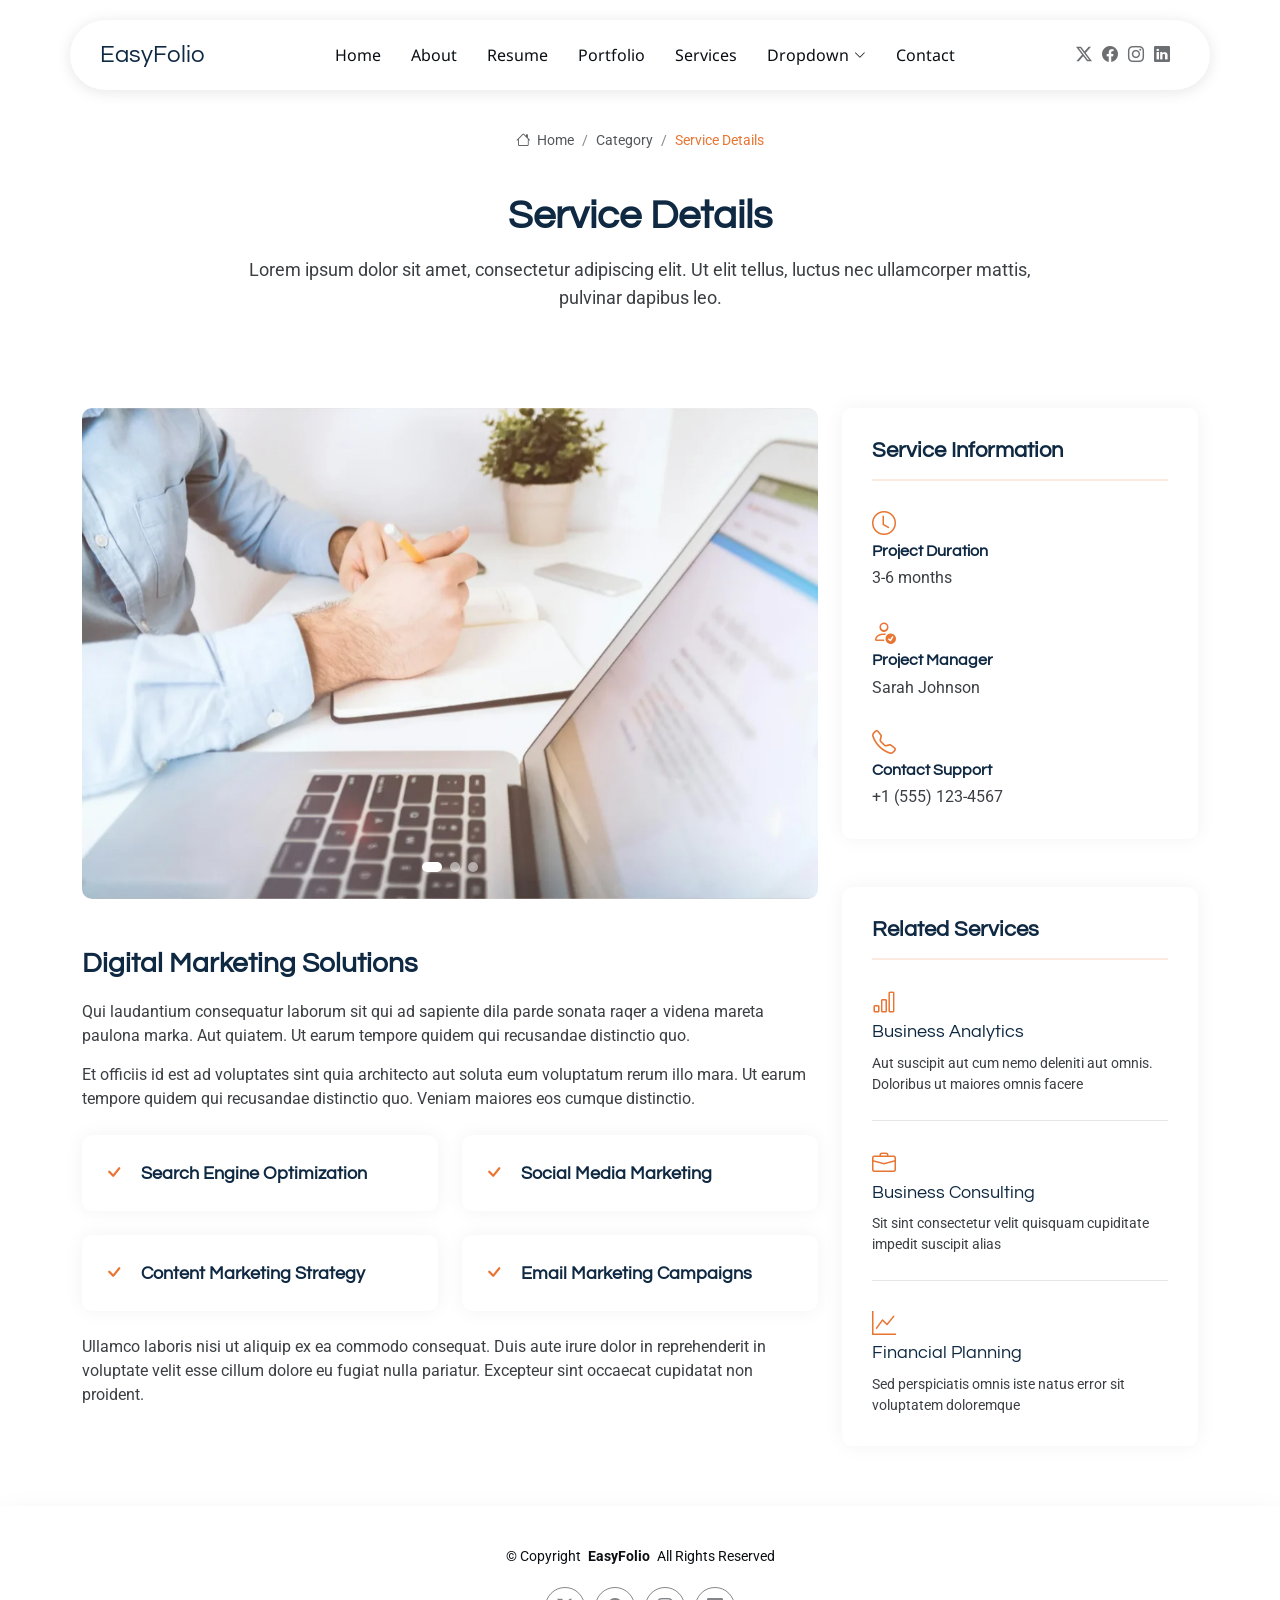
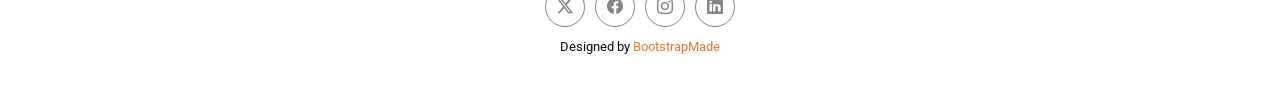
<file: service-details.html>
<!DOCTYPE html>
<html lang="en">

<head>
  <meta charset="utf-8">
  <meta content="width=device-width, initial-scale=1.0" name="viewport">
  <title>Service Details - EasyFolio Bootstrap Template</title>
  <meta name="description" content="">
  <meta name="keywords" content="">

  <!-- Favicons -->
  <link href="assets/img/favicon.png" rel="icon">
  <link href="assets/img/apple-touch-icon.png" rel="apple-touch-icon">

  <!-- Fonts -->
  <link href="https://fonts.googleapis.com" rel="preconnect">
  <link href="https://fonts.gstatic.com" rel="preconnect" crossorigin>
  <link href="https://fonts.googleapis.com/css2?family=Roboto:ital,wght@0,100;0,300;0,400;0,500;0,700;0,900;1,100;1,300;1,400;1,500;1,700;1,900&family=Noto+Sans:ital,wght@0,100;0,200;0,300;0,400;0,500;0,600;0,700;0,800;0,900;1,100;1,200;1,300;1,400;1,500;1,600;1,700;1,800;1,900&family=Questrial:wght@400&display=swap" rel="stylesheet">

  <!-- Vendor CSS Files -->
  <link href="assets/vendor/bootstrap/css/bootstrap.min.css" rel="stylesheet">
  <link href="assets/vendor/bootstrap-icons/bootstrap-icons.css" rel="stylesheet">
  <link href="assets/vendor/aos/aos.css" rel="stylesheet">
  <link href="assets/vendor/glightbox/css/glightbox.min.css" rel="stylesheet">
  <link href="assets/vendor/swiper/swiper-bundle.min.css" rel="stylesheet">

  <!-- Main CSS File -->
  <link href="assets/css/main.css" rel="stylesheet">

  <!-- =======================================================
  * Template Name: EasyFolio
  * Template URL: https://bootstrapmade.com/easyfolio-bootstrap-portfolio-template/
  * Updated: Feb 21 2025 with Bootstrap v5.3.3
  * Author: BootstrapMade.com
  * License: https://bootstrapmade.com/license/
  ======================================================== -->
</head>

<body class="service-details-page">

  <header id="header" class="header d-flex align-items-center sticky-top">
    <div class="header-container container-fluid container-xl position-relative d-flex align-items-center justify-content-between">

      <a href="index.html" class="logo d-flex align-items-center me-auto me-xl-0">
        <!-- Uncomment the line below if you also wish to use an image logo -->
        <!-- <img src="assets/img/logo.webp" alt=""> -->
        <h1 class="sitename">EasyFolio</h1>
      </a>

      <nav id="navmenu" class="navmenu">
        <ul>
          <li><a href="#hero">Home</a></li>
          <li><a href="#about">About</a></li>
          <li><a href="#resume">Resume</a></li>
          <li><a href="#portfolio">Portfolio</a></li>
          <li><a href="#services">Services</a></li>
          <li class="dropdown"><a href="#"><span>Dropdown</span> <i class="bi bi-chevron-down toggle-dropdown"></i></a>
            <ul>
              <li><a href="#">Dropdown 1</a></li>
              <li class="dropdown"><a href="#"><span>Deep Dropdown</span> <i class="bi bi-chevron-down toggle-dropdown"></i></a>
                <ul>
                  <li><a href="#">Deep Dropdown 1</a></li>
                  <li><a href="#">Deep Dropdown 2</a></li>
                  <li><a href="#">Deep Dropdown 3</a></li>
                  <li><a href="#">Deep Dropdown 4</a></li>
                  <li><a href="#">Deep Dropdown 5</a></li>
                </ul>
              </li>
              <li><a href="#">Dropdown 2</a></li>
              <li><a href="#">Dropdown 3</a></li>
              <li><a href="#">Dropdown 4</a></li>
            </ul>
          </li>
          <li><a href="#contact">Contact</a></li>
        </ul>
        <i class="mobile-nav-toggle d-xl-none bi bi-list"></i>
      </nav>

      <div class="header-social-links">
        <a href="#" class="twitter"><i class="bi bi-twitter-x"></i></a>
        <a href="#" class="facebook"><i class="bi bi-facebook"></i></a>
        <a href="#" class="instagram"><i class="bi bi-instagram"></i></a>
        <a href="#" class="linkedin"><i class="bi bi-linkedin"></i></a>
      </div>

    </div>
  </header>

  <main class="main">

    <!-- Page Title -->
    <div class="page-title">
      <div class="breadcrumbs">
        <nav aria-label="breadcrumb">
          <ol class="breadcrumb">
            <li class="breadcrumb-item"><a href="#"><i class="bi bi-house"></i> Home</a></li>
            <li class="breadcrumb-item"><a href="#">Category</a></li>
            <li class="breadcrumb-item active current">Service Details</li>
          </ol>
        </nav>
      </div>

      <div class="title-wrapper">
        <h1>Service Details</h1>
        <p>Lorem ipsum dolor sit amet, consectetur adipiscing elit. Ut elit tellus, luctus nec ullamcorper mattis, pulvinar dapibus leo.</p>
      </div>
    </div><!-- End Page Title -->

    <!-- Service Details Section -->
    <section id="service-details" class="service-details section">

      <div class="container" data-aos="fade-up" data-aos-delay="100">

        <div class="row gy-4">

          <div class="col-lg-8">
            <div class="service-details-slider swiper init-swiper">
              <script type="application/json" class="swiper-config">
                {
                  "loop": true,
                  "speed": 600,
                  "autoplay": {
                    "delay": 5000
                  },
                  "slidesPerView": 1,
                  "pagination": {
                    "el": ".swiper-pagination",
                    "type": "bullets",
                    "clickable": true
                  }
                }
              </script>
              <div class="swiper-wrapper align-items-center">
                <div class="swiper-slide">
                  <img src="assets/img/services/services-1.webp" alt="" class="img-fluid" loading="lazy">
                </div>
                <div class="swiper-slide">
                  <img src="assets/img/services/services-2.webp" alt="" class="img-fluid" loading="lazy">
                </div>
                <div class="swiper-slide">
                  <img src="assets/img/services/services-3.webp" alt="" class="img-fluid" loading="lazy">
                </div>
              </div>
              <div class="swiper-pagination"></div>
            </div>

            <div class="content mt-5">
              <h3>Digital Marketing Solutions</h3>
              <p>
                Qui laudantium consequatur laborum sit qui ad sapiente dila parde sonata raqer a videna mareta paulona marka. Aut quiatem. Ut earum tempore quidem qui recusandae distinctio quo.
              </p>
              <p>
                Et officiis id est ad voluptates sint quia architecto aut soluta eum voluptatum rerum illo mara. Ut earum tempore quidem qui recusandae distinctio quo. Veniam maiores eos cumque distinctio.
              </p>

              <div class="features mt-4">
                <div class="row gy-4">
                  <div class="col-md-6" data-aos="fade-up" data-aos-delay="100">
                    <div class="feature-box d-flex align-items-center">
                      <i class="bi bi-check"></i>
                      <h4>Search Engine Optimization</h4>
                    </div>
                  </div>
                  <div class="col-md-6" data-aos="fade-up" data-aos-delay="200">
                    <div class="feature-box d-flex align-items-center">
                      <i class="bi bi-check"></i>
                      <h4>Social Media Marketing</h4>
                    </div>
                  </div>
                  <div class="col-md-6" data-aos="fade-up" data-aos-delay="300">
                    <div class="feature-box d-flex align-items-center">
                      <i class="bi bi-check"></i>
                      <h4>Content Marketing Strategy</h4>
                    </div>
                  </div>
                  <div class="col-md-6" data-aos="fade-up" data-aos-delay="400">
                    <div class="feature-box d-flex align-items-center">
                      <i class="bi bi-check"></i>
                      <h4>Email Marketing Campaigns</h4>
                    </div>
                  </div>
                </div>
              </div>

              <p class="mt-4">
                Ullamco laboris nisi ut aliquip ex ea commodo consequat. Duis aute irure dolor in reprehenderit in voluptate velit esse cillum dolore eu fugiat nulla pariatur. Excepteur sint occaecat cupidatat non proident.
              </p>
            </div>
          </div>

          <div class="col-lg-4">
            <div class="service-info">
              <h4>Service Information</h4>
              <div class="info-item">
                <i class="bi bi-clock"></i>
                <h5>Project Duration</h5>
                <p>3-6 months</p>
              </div>
              <div class="info-item">
                <i class="bi bi-person-check"></i>
                <h5>Project Manager</h5>
                <p>Sarah Johnson</p>
              </div>
              <div class="info-item">
                <i class="bi bi-telephone"></i>
                <h5>Contact Support</h5>
                <p>+1 (555) 123-4567</p>
              </div>
            </div>

            <div class="related-services mt-5">
              <h4>Related Services</h4>
              <div class="service-item">
                <i class="bi bi-bar-chart"></i>
                <h5><a href="#">Business Analytics</a></h5>
                <p>Aut suscipit aut cum nemo deleniti aut omnis. Doloribus ut maiores omnis facere</p>
              </div>
              <div class="service-item">
                <i class="bi bi-briefcase"></i>
                <h5><a href="#">Business Consulting</a></h5>
                <p>Sit sint consectetur velit quisquam cupiditate impedit suscipit alias</p>
              </div>
              <div class="service-item">
                <i class="bi bi-graph-up"></i>
                <h5><a href="#">Financial Planning</a></h5>
                <p>Sed perspiciatis omnis iste natus error sit voluptatem doloremque</p>
              </div>
            </div>
          </div>

        </div>

      </div>

    </section><!-- /Service Details Section -->

  </main>

  <footer id="footer" class="footer">

    <div class="container">
      <div class="copyright text-center ">
        <p>© <span>Copyright</span> <strong class="px-1 sitename">EasyFolio</strong> <span>All Rights Reserved</span></p>
      </div>
      <div class="social-links d-flex justify-content-center">
        <a href=""><i class="bi bi-twitter-x"></i></a>
        <a href=""><i class="bi bi-facebook"></i></a>
        <a href=""><i class="bi bi-instagram"></i></a>
        <a href=""><i class="bi bi-linkedin"></i></a>
      </div>
      <div class="credits">
        <!-- All the links in the footer should remain intact. -->
        <!-- You can delete the links only if you've purchased the pro version. -->
        <!-- Licensing information: https://bootstrapmade.com/license/ -->
        <!-- Purchase the pro version with working PHP/AJAX contact form: [buy-url] -->
        Designed by <a href="https://bootstrapmade.com/">BootstrapMade</a>
      </div>
    </div>

  </footer>

  <!-- Scroll Top -->
  <a href="#" id="scroll-top" class="scroll-top d-flex align-items-center justify-content-center"><i class="bi bi-arrow-up-short"></i></a>

  <!-- Vendor JS Files -->
  <script src="assets/vendor/bootstrap/js/bootstrap.bundle.min.js"></script>
  <script src="assets/vendor/php-email-form/validate.js"></script>
  <script src="assets/vendor/aos/aos.js"></script>
  <script src="assets/vendor/waypoints/noframework.waypoints.js"></script>
  <script src="assets/vendor/glightbox/js/glightbox.min.js"></script>
  <script src="assets/vendor/imagesloaded/imagesloaded.pkgd.min.js"></script>
  <script src="assets/vendor/isotope-layout/isotope.pkgd.min.js"></script>
  <script src="assets/vendor/swiper/swiper-bundle.min.js"></script>

  <!-- Main JS File -->
  <script src="assets/js/main.js"></script>

</body>

</html>
</file>
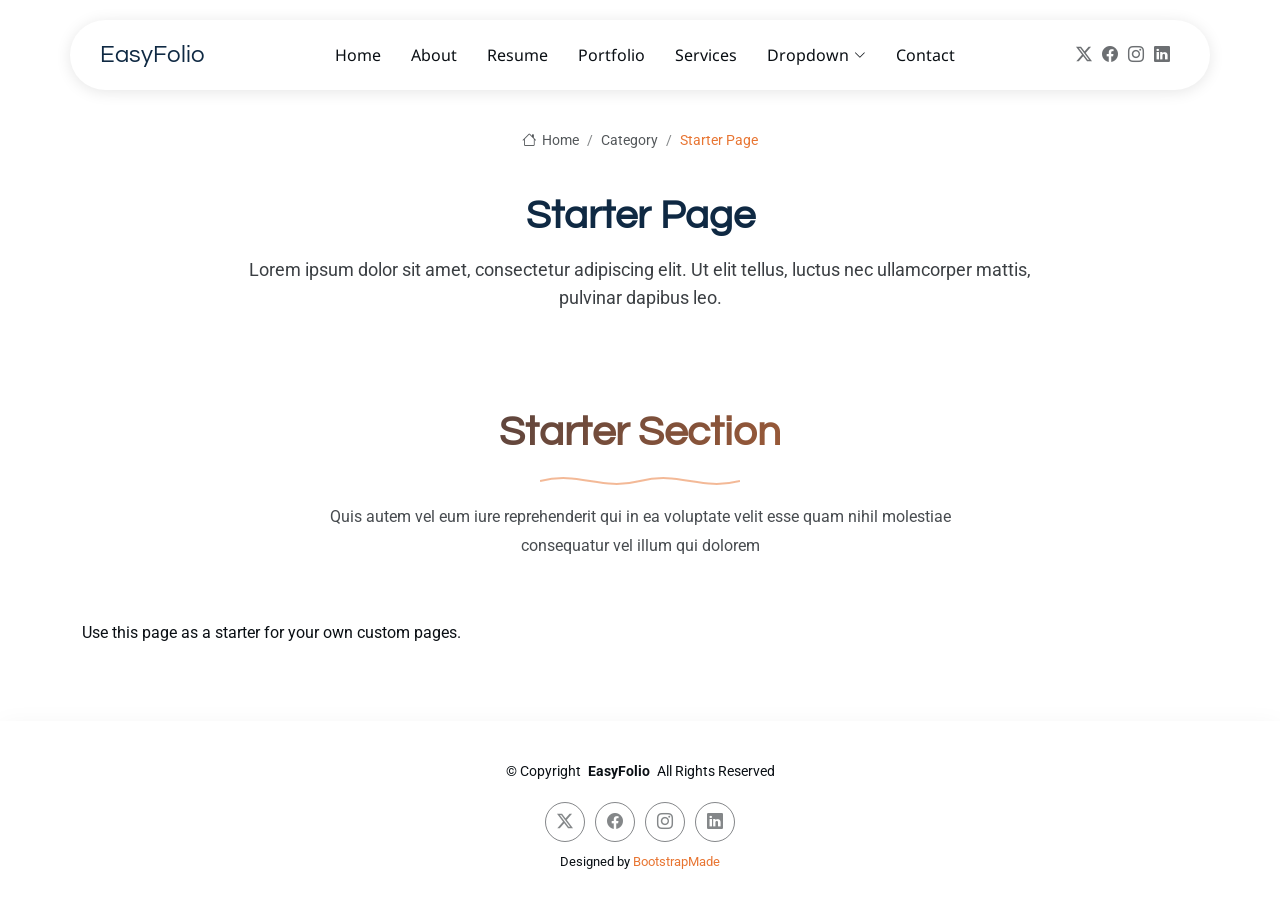
<file: starter-page.html>
<!DOCTYPE html>
<html lang="en">

<head>
  <meta charset="utf-8">
  <meta content="width=device-width, initial-scale=1.0" name="viewport">
  <title>Starter Page - EasyFolio Bootstrap Template</title>
  <meta name="description" content="">
  <meta name="keywords" content="">

  <!-- Favicons -->
  <link href="assets/img/favicon.png" rel="icon">
  <link href="assets/img/apple-touch-icon.png" rel="apple-touch-icon">

  <!-- Fonts -->
  <link href="https://fonts.googleapis.com" rel="preconnect">
  <link href="https://fonts.gstatic.com" rel="preconnect" crossorigin>
  <link href="https://fonts.googleapis.com/css2?family=Roboto:ital,wght@0,100;0,300;0,400;0,500;0,700;0,900;1,100;1,300;1,400;1,500;1,700;1,900&family=Noto+Sans:ital,wght@0,100;0,200;0,300;0,400;0,500;0,600;0,700;0,800;0,900;1,100;1,200;1,300;1,400;1,500;1,600;1,700;1,800;1,900&family=Questrial:wght@400&display=swap" rel="stylesheet">

  <!-- Vendor CSS Files -->
  <link href="assets/vendor/bootstrap/css/bootstrap.min.css" rel="stylesheet">
  <link href="assets/vendor/bootstrap-icons/bootstrap-icons.css" rel="stylesheet">
  <link href="assets/vendor/aos/aos.css" rel="stylesheet">
  <link href="assets/vendor/glightbox/css/glightbox.min.css" rel="stylesheet">
  <link href="assets/vendor/swiper/swiper-bundle.min.css" rel="stylesheet">

  <!-- Main CSS File -->
  <link href="assets/css/main.css" rel="stylesheet">

  <!-- =======================================================
  * Template Name: EasyFolio
  * Template URL: https://bootstrapmade.com/easyfolio-bootstrap-portfolio-template/
  * Updated: Feb 21 2025 with Bootstrap v5.3.3
  * Author: BootstrapMade.com
  * License: https://bootstrapmade.com/license/
  ======================================================== -->
</head>

<body class="starter-page-page">

  <header id="header" class="header d-flex align-items-center sticky-top">
    <div class="header-container container-fluid container-xl position-relative d-flex align-items-center justify-content-between">

      <a href="index.html" class="logo d-flex align-items-center me-auto me-xl-0">
        <!-- Uncomment the line below if you also wish to use an image logo -->
        <!-- <img src="assets/img/logo.webp" alt=""> -->
        <h1 class="sitename">EasyFolio</h1>
      </a>

      <nav id="navmenu" class="navmenu">
        <ul>
          <li><a href="#hero">Home</a></li>
          <li><a href="#about">About</a></li>
          <li><a href="#resume">Resume</a></li>
          <li><a href="#portfolio">Portfolio</a></li>
          <li><a href="#services">Services</a></li>
          <li class="dropdown"><a href="#"><span>Dropdown</span> <i class="bi bi-chevron-down toggle-dropdown"></i></a>
            <ul>
              <li><a href="#">Dropdown 1</a></li>
              <li class="dropdown"><a href="#"><span>Deep Dropdown</span> <i class="bi bi-chevron-down toggle-dropdown"></i></a>
                <ul>
                  <li><a href="#">Deep Dropdown 1</a></li>
                  <li><a href="#">Deep Dropdown 2</a></li>
                  <li><a href="#">Deep Dropdown 3</a></li>
                  <li><a href="#">Deep Dropdown 4</a></li>
                  <li><a href="#">Deep Dropdown 5</a></li>
                </ul>
              </li>
              <li><a href="#">Dropdown 2</a></li>
              <li><a href="#">Dropdown 3</a></li>
              <li><a href="#">Dropdown 4</a></li>
            </ul>
          </li>
          <li><a href="#contact">Contact</a></li>
        </ul>
        <i class="mobile-nav-toggle d-xl-none bi bi-list"></i>
      </nav>

      <div class="header-social-links">
        <a href="#" class="twitter"><i class="bi bi-twitter-x"></i></a>
        <a href="#" class="facebook"><i class="bi bi-facebook"></i></a>
        <a href="#" class="instagram"><i class="bi bi-instagram"></i></a>
        <a href="#" class="linkedin"><i class="bi bi-linkedin"></i></a>
      </div>

    </div>
  </header>

  <main class="main">

    <!-- Page Title -->
    <div class="page-title">
      <div class="breadcrumbs">
        <nav aria-label="breadcrumb">
          <ol class="breadcrumb">
            <li class="breadcrumb-item"><a href="#"><i class="bi bi-house"></i> Home</a></li>
            <li class="breadcrumb-item"><a href="#">Category</a></li>
            <li class="breadcrumb-item active current">Starter Page</li>
          </ol>
        </nav>
      </div>

      <div class="title-wrapper">
        <h1>Starter Page</h1>
        <p>Lorem ipsum dolor sit amet, consectetur adipiscing elit. Ut elit tellus, luctus nec ullamcorper mattis, pulvinar dapibus leo.</p>
      </div>
    </div><!-- End Page Title -->

    <!-- Starter Section Section -->
    <section id="starter-section" class="starter-section section">

      <!-- Section Title -->
      <div class="container section-title" data-aos="fade-up">
        <h2>Starter Section</h2>
        <div class="title-shape">
          <svg viewBox="0 0 200 20" xmlns="http://www.w3.org/2000/svg">
            <path d="M 0,10 C 40,0 60,20 100,10 C 140,0 160,20 200,10" fill="none" stroke="currentColor" stroke-width="2"></path>
          </svg>
        </div>
        <p>Quis autem vel eum iure reprehenderit qui in ea voluptate velit esse quam nihil molestiae consequatur vel illum qui dolorem</p>
      </div><!-- End Section Title -->

      <div class="container" data-aos="fade-up">
        <p>Use this page as a starter for your own custom pages.</p>
      </div>

    </section><!-- /Starter Section Section -->

  </main>

  <footer id="footer" class="footer">

    <div class="container">
      <div class="copyright text-center ">
        <p>© <span>Copyright</span> <strong class="px-1 sitename">EasyFolio</strong> <span>All Rights Reserved</span></p>
      </div>
      <div class="social-links d-flex justify-content-center">
        <a href=""><i class="bi bi-twitter-x"></i></a>
        <a href=""><i class="bi bi-facebook"></i></a>
        <a href=""><i class="bi bi-instagram"></i></a>
        <a href=""><i class="bi bi-linkedin"></i></a>
      </div>
      <div class="credits">
        <!-- All the links in the footer should remain intact. -->
        <!-- You can delete the links only if you've purchased the pro version. -->
        <!-- Licensing information: https://bootstrapmade.com/license/ -->
        <!-- Purchase the pro version with working PHP/AJAX contact form: [buy-url] -->
        Designed by <a href="https://bootstrapmade.com/">BootstrapMade</a>
      </div>
    </div>

  </footer>

  <!-- Scroll Top -->
  <a href="#" id="scroll-top" class="scroll-top d-flex align-items-center justify-content-center"><i class="bi bi-arrow-up-short"></i></a>

  <!-- Vendor JS Files -->
  <script src="assets/vendor/bootstrap/js/bootstrap.bundle.min.js"></script>
  <script src="assets/vendor/php-email-form/validate.js"></script>
  <script src="assets/vendor/aos/aos.js"></script>
  <script src="assets/vendor/waypoints/noframework.waypoints.js"></script>
  <script src="assets/vendor/glightbox/js/glightbox.min.js"></script>
  <script src="assets/vendor/imagesloaded/imagesloaded.pkgd.min.js"></script>
  <script src="assets/vendor/isotope-layout/isotope.pkgd.min.js"></script>
  <script src="assets/vendor/swiper/swiper-bundle.min.js"></script>

  <!-- Main JS File -->
  <script src="assets/js/main.js"></script>

</body>

</html>
</file>
<file: assets/css/main.css>
/**
* Template Name: EasyFolio
* Template URL: https://bootstrapmade.com/easyfolio-bootstrap-portfolio-template/
* Updated: Feb 21 2025 with Bootstrap v5.3.3
* Author: BootstrapMade.com
* License: https://bootstrapmade.com/license/
*/

/*--------------------------------------------------------------
# Font & Color Variables
# Help: https://bootstrapmade.com/color-system/
--------------------------------------------------------------*/
/* Fonts */
:root {
  --default-font: "Roboto",  system-ui, -apple-system, "Segoe UI", Roboto, "Helvetica Neue", Arial, "Noto Sans", "Liberation Sans", sans-serif, "Apple Color Emoji", "Segoe UI Emoji", "Segoe UI Symbol", "Noto Color Emoji";
  --heading-font: "Questrial",  sans-serif;
  --nav-font: "Noto Sans",  sans-serif;
}

/* Global Colors - The following color variables are used throughout the website. Updating them here will change the color scheme of the entire website */
:root { 
  --background-color: #ffffff; /* Background color for the entire website, including individual sections */
  --default-color: #0a0f14; /* Default color used for the majority of the text content across the entire website */
  --heading-color: #0f2943; /* Color for headings, subheadings and title throughout the website */
  --accent-color: #e87532; /* Accent color that represents your brand on the website. It's used for buttons, links, and other elements that need to stand out */
  --surface-color: #ffffff; /* The surface color is used as a background of boxed elements within sections, such as cards, icon boxes, or other elements that require a visual separation from the global background. */
  --contrast-color: #ffffff; /* Contrast color for text, ensuring readability against backgrounds of accent, heading, or default colors. */
}

/* Nav Menu Colors - The following color variables are used specifically for the navigation menu. They are separate from the global colors to allow for more customization options */
:root {
  --nav-color: #0a0f14;  /* The default color of the main navmenu links */
  --nav-hover-color: #e87532; /* Applied to main navmenu links when they are hovered over or active */
  --nav-mobile-background-color: #ffffff; /* Used as the background color for mobile navigation menu */
  --nav-dropdown-background-color: #ffffff; /* Used as the background color for dropdown items that appear when hovering over primary navigation items */
  --nav-dropdown-color: #0a0f14; /* Used for navigation links of the dropdown items in the navigation menu. */
  --nav-dropdown-hover-color: #e87532; /* Similar to --nav-hover-color, this color is applied to dropdown navigation links when they are hovered over. */
}

/* Color Presets - These classes override global colors when applied to any section or element, providing reuse of the sam color scheme. */

.light-background {
  --background-color: #faf9fb;
  --surface-color: #ffffff;
}

.dark-background {
  --background-color: #060606;
  --default-color: #ffffff;
  --heading-color: #ffffff;
  --surface-color: #252525;
  --contrast-color: #ffffff;
}

/* Smooth scroll */
:root {
  scroll-behavior: smooth;
}

/*--------------------------------------------------------------
# General Styling & Shared Classes
--------------------------------------------------------------*/
body {
  color: var(--default-color);
  background-color: var(--background-color);
  font-family: var(--default-font);
}

a {
  color: var(--accent-color);
  text-decoration: none;
  transition: 0.3s;
}

a:hover {
  color: color-mix(in srgb, var(--accent-color), transparent 25%);
  text-decoration: none;
}

h1,
h2,
h3,
h4,
h5,
h6 {
  color: var(--heading-color);
  font-family: var(--heading-font);
}

/* PHP Email Form Messages
------------------------------*/
.php-email-form .error-message {
  display: none;
  background: #df1529;
  color: #ffffff;
  text-align: left;
  padding: 15px;
  margin-bottom: 24px;
  font-weight: 600;
}

.php-email-form .sent-message {
  display: none;
  color: #ffffff;
  background: #059652;
  text-align: center;
  padding: 15px;
  margin-bottom: 24px;
  font-weight: 600;
}

.php-email-form .loading {
  display: none;
  background: var(--surface-color);
  text-align: center;
  padding: 15px;
  margin-bottom: 24px;
}

.php-email-form .loading:before {
  content: "";
  display: inline-block;
  border-radius: 50%;
  width: 24px;
  height: 24px;
  margin: 0 10px -6px 0;
  border: 3px solid var(--accent-color);
  border-top-color: var(--surface-color);
  animation: php-email-form-loading 1s linear infinite;
}

@keyframes php-email-form-loading {
  0% {
    transform: rotate(0deg);
  }

  100% {
    transform: rotate(360deg);
  }
}

/*--------------------------------------------------------------
# Global Header
--------------------------------------------------------------*/
.header {
  color: var(--default-color);
  background-color: var(--background-color);
  padding: 20px 0;
  transition: all 0.5s;
  z-index: 997;
}

.header .header-container {
  background: var(--surface-color);
  border-radius: 50px;
  padding: 5px 25px;
  box-shadow: 0px 2px 15px rgba(0, 0, 0, 0.1);
}

.header .logo {
  line-height: 1;
}

.header .logo img {
  max-height: 36px;
  margin-right: 8px;
}

.header .logo h1 {
  font-size: 24px;
  margin: 0;
  padding-left: 5px;
  font-weight: 500;
  color: var(--heading-color);
}

.header .header-social-links {
  padding-right: 15px;
}

.header .header-social-links a {
  color: color-mix(in srgb, var(--default-color), transparent 40%);
  padding-left: 6px;
  display: inline-block;
  transition: 0.3s;
  font-size: 16px;
}

.header .header-social-links a:hover {
  color: var(--accent-color);
}

.header .header-social-links a i {
  line-height: 0px;
}

@media (max-width: 1200px) {
  .header {
    padding-top: 10px;
  }

  .header .header-container {
    margin-left: 10px;
    margin-right: 10px;
    padding: 10px 5px 10px 15px;
  }

  .header .logo {
    order: 1;
  }

  .header .header-social-links {
    order: 2;
  }

  .header .navmenu {
    order: 3;
  }
}

/*--------------------------------------------------------------
# Navigation Menu
--------------------------------------------------------------*/
/* Navmenu - Desktop */
@media (min-width: 1200px) {
  .navmenu {
    padding: 0;
  }

  .navmenu ul {
    margin: 0;
    padding: 0;
    display: flex;
    list-style: none;
    align-items: center;
  }

  .navmenu li {
    position: relative;
  }

  .navmenu a,
  .navmenu a:focus {
    color: var(--nav-color);
    padding: 18px 15px;
    font-size: 16px;
    font-family: var(--nav-font);
    font-weight: 400;
    display: flex;
    align-items: center;
    justify-content: space-between;
    white-space: nowrap;
    transition: 0.3s;
  }

  .navmenu a i,
  .navmenu a:focus i {
    font-size: 12px;
    line-height: 0;
    margin-left: 5px;
    transition: 0.3s;
  }

  .navmenu li:last-child a {
    padding-right: 0;
  }

  .navmenu li:hover>a,
  .navmenu .active,
  .navmenu .active:focus {
    color: var(--nav-hover-color);
  }

  .navmenu .dropdown ul {
    margin: 0;
    padding: 10px 0;
    background: var(--nav-dropdown-background-color);
    display: block;
    position: absolute;
    visibility: hidden;
    left: 14px;
    top: 130%;
    opacity: 0;
    transition: 0.3s;
    border-radius: 4px;
    z-index: 99;
    box-shadow: 0px 0px 30px rgba(0, 0, 0, 0.1);
  }

  .navmenu .dropdown ul li {
    min-width: 200px;
  }

  .navmenu .dropdown ul a {
    padding: 10px 20px;
    font-size: 15px;
    text-transform: none;
    color: var(--nav-dropdown-color);
  }

  .navmenu .dropdown ul a i {
    font-size: 12px;
  }

  .navmenu .dropdown ul a:hover,
  .navmenu .dropdown ul .active:hover,
  .navmenu .dropdown ul li:hover>a {
    color: var(--nav-dropdown-hover-color);
  }

  .navmenu .dropdown:hover>ul {
    opacity: 1;
    top: 100%;
    visibility: visible;
  }

  .navmenu .dropdown .dropdown ul {
    top: 0;
    left: -90%;
    visibility: hidden;
  }

  .navmenu .dropdown .dropdown:hover>ul {
    opacity: 1;
    top: 0;
    left: -100%;
    visibility: visible;
  }
}

/* Navmenu - Mobile */
@media (max-width: 1199px) {
  .mobile-nav-toggle {
    color: var(--nav-color);
    font-size: 28px;
    line-height: 0;
    margin-right: 10px;
    cursor: pointer;
    transition: color 0.3s;
  }

  .navmenu {
    padding: 0;
    z-index: 9997;
  }

  .navmenu ul {
    display: none;
    list-style: none;
    position: absolute;
    inset: 60px 20px 20px 20px;
    padding: 10px 0;
    margin: 0;
    border-radius: 6px;
    background-color: var(--nav-mobile-background-color);
    overflow-y: auto;
    transition: 0.3s;
    z-index: 9998;
    box-shadow: 0px 0px 30px rgba(0, 0, 0, 0.1);
  }

  .navmenu a,
  .navmenu a:focus {
    color: var(--nav-dropdown-color);
    padding: 10px 20px;
    font-family: var(--nav-font);
    font-size: 17px;
    font-weight: 500;
    display: flex;
    align-items: center;
    justify-content: space-between;
    white-space: nowrap;
    transition: 0.3s;
  }

  .navmenu a i,
  .navmenu a:focus i {
    font-size: 12px;
    line-height: 0;
    margin-left: 5px;
    width: 30px;
    height: 30px;
    display: flex;
    align-items: center;
    justify-content: center;
    border-radius: 50%;
    transition: 0.3s;
    background-color: color-mix(in srgb, var(--accent-color), transparent 90%);
  }

  .navmenu a i:hover,
  .navmenu a:focus i:hover {
    background-color: var(--accent-color);
    color: var(--contrast-color);
  }

  .navmenu a:hover,
  .navmenu .active,
  .navmenu .active:focus {
    color: var(--nav-dropdown-hover-color);
  }

  .navmenu .active i,
  .navmenu .active:focus i {
    background-color: var(--accent-color);
    color: var(--contrast-color);
    transform: rotate(180deg);
  }

  .navmenu .dropdown ul {
    position: static;
    display: none;
    z-index: 99;
    padding: 10px 0;
    margin: 10px 20px;
    background-color: var(--nav-dropdown-background-color);
    border: 1px solid color-mix(in srgb, var(--default-color), transparent 90%);
    box-shadow: none;
    transition: all 0.5s ease-in-out;
  }

  .navmenu .dropdown ul ul {
    background-color: rgba(33, 37, 41, 0.1);
  }

  .navmenu .dropdown>.dropdown-active {
    display: block;
    background-color: rgba(33, 37, 41, 0.03);
  }

  .mobile-nav-active {
    overflow: hidden;
  }

  .mobile-nav-active .mobile-nav-toggle {
    color: #fff;
    position: absolute;
    font-size: 32px;
    top: 15px;
    right: 15px;
    margin-right: 0;
    z-index: 9999;
  }

  .mobile-nav-active .navmenu {
    position: fixed;
    overflow: hidden;
    inset: 0;
    background: rgba(33, 37, 41, 0.8);
    transition: 0.3s;
  }

  .mobile-nav-active .navmenu>ul {
    display: block;
  }
}

/*--------------------------------------------------------------
# Global Footer
--------------------------------------------------------------*/
.footer {
  color: var(--default-color);
  background-color: var(--background-color);
  font-size: 14px;
  padding: 40px 0;
  position: relative;
  box-shadow: 0 5px 25px rgba(0, 0, 0, 0.05);
}

.footer .copyright p {
  margin-bottom: 0;
}

.footer .social-links {
  margin-top: 20px;
}

.footer .social-links a {
  display: flex;
  align-items: center;
  justify-content: center;
  width: 40px;
  height: 40px;
  border-radius: 50%;
  border: 1px solid color-mix(in srgb, var(--default-color), transparent 50%);
  font-size: 16px;
  color: color-mix(in srgb, var(--default-color), transparent 50%);
  margin: 0 5px;
  transition: 0.3s;
}

.footer .social-links a:hover {
  color: var(--accent-color);
  border-color: var(--accent-color);
}

.footer .credits {
  margin-top: 10px;
  font-size: 13px;
  text-align: center;
}

/*--------------------------------------------------------------
# Scroll Top Button
--------------------------------------------------------------*/
.scroll-top {
  position: fixed;
  visibility: hidden;
  opacity: 0;
  right: 15px;
  bottom: -15px;
  z-index: 99999;
  background-color: var(--accent-color);
  width: 44px;
  height: 44px;
  border-radius: 50px;
  transition: all 0.4s;
}

.scroll-top i {
  font-size: 24px;
  color: var(--contrast-color);
  line-height: 0;
}

.scroll-top:hover {
  background-color: color-mix(in srgb, var(--accent-color), transparent 20%);
  color: var(--contrast-color);
}

.scroll-top.active {
  visibility: visible;
  opacity: 1;
  bottom: 15px;
}

/*--------------------------------------------------------------
# Disable aos animation delay on mobile devices
--------------------------------------------------------------*/
@media screen and (max-width: 768px) {
  [data-aos-delay] {
    transition-delay: 0 !important;
  }
}

/*--------------------------------------------------------------
# Global Page Titles & Breadcrumbs
--------------------------------------------------------------*/
.page-title {
  text-align: center;
  padding: 20px 0;
}

.page-title .breadcrumbs {
  margin-bottom: 1.5rem;
}

.page-title .breadcrumbs .breadcrumb {
  justify-content: center;
  margin: 0;
  padding: 0;
  background: none;
}

.page-title .breadcrumbs .breadcrumb .breadcrumb-item {
  font-size: 0.9rem;
  color: color-mix(in srgb, var(--default-color), transparent 30%);
}

.page-title .breadcrumbs .breadcrumb .breadcrumb-item.active {
  color: var(--accent-color);
}

.page-title .breadcrumbs .breadcrumb .breadcrumb-item a {
  color: inherit;
  text-decoration: none;
  transition: color 0.3s ease;
}

.page-title .breadcrumbs .breadcrumb .breadcrumb-item a:hover {
  color: var(--accent-color);
}

.page-title .breadcrumbs .breadcrumb .breadcrumb-item a i {
  font-size: 0.9rem;
  margin-right: 0.2rem;
}

.page-title .breadcrumbs .breadcrumb .breadcrumb-item+.breadcrumb-item::before {
  color: color-mix(in srgb, var(--default-color), transparent 50%);
}

.page-title .title-wrapper {
  max-width: 800px;
  margin: 0 auto;
  padding: 1rem 0;
}

.page-title .title-wrapper h1 {
  font-size: 2.5rem;
  margin-bottom: 1rem;
  font-weight: 700;
  color: var(--heading-color);
}

.page-title .title-wrapper p {
  font-size: 1.1rem;
  color: color-mix(in srgb, var(--default-color), transparent 20%);
  margin: 0;
  line-height: 1.6;
}

@media (max-width: 768px) {
  .page-title .title-wrapper h1 {
    font-size: 2rem;
  }

  .page-title .title-wrapper p {
    font-size: 1rem;
  }
}

@media (max-width: 576px) {
  .page-title .title-wrapper h1 {
    font-size: 1.75rem;
  }
}

/*--------------------------------------------------------------
# Global Sections
--------------------------------------------------------------*/
section,
.section {
  color: var(--default-color);
  background-color: var(--background-color);
  padding: 60px 0;
  scroll-margin-top: 90px;
  overflow: clip;
}

@media (max-width: 1199px) {

  section,
  .section {
    scroll-margin-top: 66px;
  }
}

/*--------------------------------------------------------------
# Global Section Titles
--------------------------------------------------------------*/
.section-title {
  text-align: center;
  padding-bottom: 60px;
  position: relative;
}

.section-title h2 {
  font-size: 42px;
  font-weight: 700;
  margin-bottom: 10px;
  background: linear-gradient(120deg, var(--heading-color), var(--accent-color));
  -webkit-background-clip: text;
  -webkit-text-fill-color: transparent;
  background-clip: text;
  position: relative;
}

.section-title .title-shape {
  width: 200px;
  height: 20px;
  margin: 0 auto;
  color: var(--accent-color);
  opacity: 0.5;
}

.section-title .title-shape svg {
  width: 100%;
  height: 100%;
}

.section-title p {
  margin: 15px auto 0;
  font-size: 16px;
  max-width: 700px;
  color: color-mix(in srgb, var(--default-color), transparent 25%);
  line-height: 1.8;
}

@media (max-width: 768px) {
  .section-title h2 {
    font-size: 32px;
  }

  .section-title .subtitle-wrapper .subtitle {
    font-size: 13px;
  }
}

/*--------------------------------------------------------------
# Hero Section
--------------------------------------------------------------*/
.hero {
  padding: 80px 0;
  position: relative;
  overflow: hidden;
}

.hero .content h2 {
  font-size: 3.5rem;
  font-weight: 700;
  line-height: 1.2;
  margin-bottom: 1.5rem;
}

@media (max-width: 991px) {
  .hero .content h2 {
    font-size: 2.5rem;
  }
}

.hero .content .lead {
  font-size: 1.25rem;
  margin-bottom: 2rem;
  color: color-mix(in srgb, var(--default-color), transparent 20%);
}

.hero .cta-buttons {
  display: flex;
  gap: 1rem;
  margin-bottom: 3rem;
}

@media (max-width: 576px) {
  .hero .cta-buttons {
    flex-direction: column;
  }
}

.hero .cta-buttons .btn {
  padding: 0.8rem 2rem;
  font-size: 1rem;
  font-weight: 500;
  border-radius: 50px;
  transition: all 0.3s ease;
}

.hero .cta-buttons .btn.btn-primary {
  background-color: var(--accent-color);
  border-color: var(--accent-color);
  color: var(--contrast-color);
}

.hero .cta-buttons .btn.btn-primary:hover {
  background-color: color-mix(in srgb, var(--accent-color), transparent 15%);
  border-color: color-mix(in srgb, var(--accent-color), transparent 15%);
  transform: translateY(-2px);
}

.hero .cta-buttons .btn.btn-outline {
  border: 2px solid color-mix(in srgb, var(--accent-color), transparent 70%);
  color: var(--accent-color);
  background: transparent;
}

.hero .cta-buttons .btn.btn-outline:hover {
  background-color: var(--accent-color);
  color: var(--contrast-color);
  transform: translateY(-2px);
}

.hero .hero-stats {
  display: flex;
  gap: 3rem;
  margin-top: 2rem;
}

@media (max-width: 576px) {
  .hero .hero-stats {
    flex-direction: column;
    gap: 1.5rem;
  }
}

.hero .hero-stats .stat-item .stat-number {
  display: block;
  font-size: 2.5rem;
  font-weight: 700;
  color: var(--heading-color);
  line-height: 1;
}

.hero .hero-stats .stat-item .stat-label {
  font-size: 0.9rem;
  color: color-mix(in srgb, var(--default-color), transparent 30%);
  margin-top: 0.5rem;
  display: block;
}

.hero .hero-image {
  position: relative;
  padding: 2rem;
}

.hero .hero-image img {
  position: relative;
  z-index: 2;
}

.hero .hero-image .shape-1,
.hero .hero-image .shape-2 {
  position: absolute;
  border-radius: 30% 70% 70% 30%/30% 30% 70% 70%;
  z-index: 1;
}

.hero .hero-image .shape-1 {
  width: 300px;
  height: 300px;
  background-color: color-mix(in srgb, var(--accent-color), transparent 85%);
  top: -20px;
  right: -20px;
  animation: morphShape 15s linear infinite;
}

.hero .hero-image .shape-2 {
  width: 200px;
  height: 200px;
  background-color: color-mix(in srgb, var(--heading-color), transparent 90%);
  bottom: -20px;
  left: -20px;
  animation: morphShape 20s linear infinite reverse;
}

@media (max-width: 991px) {
  .hero {
    text-align: center;
    padding: 60px 0;
  }

  .hero .cta-buttons {
    justify-content: center;
  }

  .hero .hero-stats {
    justify-content: center;
  }

  .hero .hero-image {
    margin-top: 3rem;
  }
}

@keyframes morphShape {
  0% {
    border-radius: 30% 70% 70% 30%/30% 30% 70% 70%;
  }

  25% {
    border-radius: 58% 42% 75% 25%/76% 46% 54% 24%;
  }

  50% {
    border-radius: 50% 50% 33% 67%/55% 27% 73% 45%;
  }

  75% {
    border-radius: 33% 67% 58% 42%/63% 68% 32% 37%;
  }

  100% {
    border-radius: 30% 70% 70% 30%/30% 30% 70% 70%;
  }
}

/*--------------------------------------------------------------
# About Section
--------------------------------------------------------------*/
.about .about-image {
  position: relative;
}

.about .about-image img {
  box-shadow: 0 0 30px rgba(0, 0, 0, 0.1);
}

.about .about-content {
  padding-left: 2rem;
}

@media (max-width: 991.98px) {
  .about .about-content {
    padding-left: 0;
    margin-top: 3rem;
  }
}

.about .about-content .subtitle {
  font-size: 0.875rem;
  font-weight: 600;
  letter-spacing: 2px;
  color: var(--accent-color);
  margin-bottom: 1rem;
  display: block;
}

.about .about-content h2 {
  font-size: 2rem;
  font-weight: 700;
  margin-bottom: 1.5rem;
}

.about .about-content .lead {
  font-size: 1.1rem;
  color: color-mix(in srgb, var(--default-color), transparent 25%);
}

.about .personal-info {
  margin-top: 2rem;
  padding: 2rem;
  background-color: var(--surface-color);
  border-radius: 1rem;
  box-shadow: 0 0 30px rgba(0, 0, 0, 0.05);
}

.about .personal-info .info-item {
  display: flex;
  flex-direction: column;
  gap: 0.5rem;
}

.about .personal-info .info-item .label {
  font-size: 0.875rem;
  color: color-mix(in srgb, var(--default-color), transparent 40%);
}

.about .personal-info .info-item .value {
  font-weight: 600;
  color: var(--heading-color);
}

.about .signature {
  display: flex;
  align-items: center;
  gap: 1.5rem;
}

.about .signature .signature-image {
  max-width: 150px;
}

.about .signature .signature-info h4 {
  font-size: 1.25rem;
  margin-bottom: 0.25rem;
}

.about .signature .signature-info p {
  font-size: 0.875rem;
  color: color-mix(in srgb, var(--default-color), transparent 40%);
  margin: 0;
}

/*--------------------------------------------------------------
# Skills Section
--------------------------------------------------------------*/
.skills .skill-box {
  background-color: var(--surface-color);
  padding: 2rem;
  border-radius: 8px;
  box-shadow: 0 0 20px rgba(0, 0, 0, 0.05);
}

.skills .skill-box h3 {
  font-size: 1.2rem;
  margin-bottom: 1rem;
  font-weight: 600;
}

.skills .skill-box p {
  font-size: 0.9rem;
  margin-bottom: 0.8rem;
  opacity: 0.6;
}

.skills .skill-box .progress {
  background-color: color-mix(in srgb, var(--accent-color), transparent 85%);
  border-radius: 50px;
  height: 8px;
  margin-top: 5px;
  overflow: hidden;
}

.skills .skill-box .progress .progress-bar {
  background-color: var(--accent-color);
  height: 100%;
  position: relative;
  border-radius: 50px;
  transition: 0.9s;
  width: 1px;
}

/*--------------------------------------------------------------
# Resume Section
--------------------------------------------------------------*/
.resume .resume-wrapper .resume-block {
  margin-bottom: 3rem;
}

.resume .resume-wrapper .resume-block:last-child {
  margin-bottom: 0;
}

.resume .resume-wrapper .resume-block h2 {
  font-size: 2rem;
  margin-bottom: 0.8rem;
  font-weight: 700;
}

.resume .resume-wrapper .resume-block h2 span {
  color: var(--accent-color);
}

.resume .resume-wrapper .resume-block .lead {
  color: color-mix(in srgb, var(--default-color), transparent 25%);
  margin-bottom: 3rem;
}

.resume .resume-wrapper .timeline {
  position: relative;
}

.resume .resume-wrapper .timeline::before {
  content: "";
  position: absolute;
  left: 20%;
  top: 0;
  height: 100%;
  width: 2px;
  background-color: color-mix(in srgb, var(--accent-color), transparent 85%);
}

.resume .resume-wrapper .timeline .timeline-item {
  display: flex;
  align-items: flex-start;
  margin-bottom: 2.5rem;
  position: relative;
}

.resume .resume-wrapper .timeline .timeline-item:last-child {
  margin-bottom: 0;
}

.resume .resume-wrapper .timeline .timeline-item .timeline-left {
  width: 20%;
  padding-right: 3rem;
}

.resume .resume-wrapper .timeline .timeline-item .timeline-left .company {
  color: var(--heading-color);
  font-weight: 600;
  font-size: 1.1rem;
  margin-bottom: 0.25rem;
}

.resume .resume-wrapper .timeline .timeline-item .timeline-left .period {
  color: var(--accent-color);
  font-size: 0.9rem;
}

.resume .resume-wrapper .timeline .timeline-item .timeline-dot {
  position: absolute;
  left: calc(20% + 1px);
  transform: translateX(-50%);
  width: 1rem;
  height: 1rem;
  background-color: var(--accent-color);
  border-radius: 50%;
}

.resume .resume-wrapper .timeline .timeline-item .timeline-right {
  width: 70%;
  padding-left: 3rem;
  margin-top: -4px;
}

.resume .resume-wrapper .timeline .timeline-item .timeline-right .position {
  color: var(--heading-color);
  font-size: 1.2rem;
  margin-bottom: 0.6rem;
  font-weight: 600;
}

.resume .resume-wrapper .timeline .timeline-item .timeline-right .description {
  color: color-mix(in srgb, var(--default-color), transparent 25%);
}

.resume .resume-wrapper .timeline .timeline-item .timeline-right ul {
  padding-left: 15px;
}

.resume .resume-wrapper .timeline .timeline-item .timeline-right ul li {
  padding-bottom: 12px;
}

@media (max-width: 992px) {
  .resume .resume-wrapper .resume-block h2 {
    font-size: 2rem;
  }

  .resume .resume-wrapper .timeline::before {
    left: 1rem;
  }

  .resume .resume-wrapper .timeline .timeline-item {
    flex-direction: column;
    margin-bottom: 20px;
  }

  .resume .resume-wrapper .timeline .timeline-item .timeline-left {
    width: 100%;
    text-align: left;
    padding-right: 0;
    padding-left: 2.5rem;
    margin-bottom: 1.6rem;
    margin-top: -4px;
  }

  .resume .resume-wrapper .timeline .timeline-item .timeline-dot {
    left: calc(1rem + 1px);
  }

  .resume .resume-wrapper .timeline .timeline-item .timeline-right {
    width: 100%;
    padding-left: 2.5rem;
  }
}

/*--------------------------------------------------------------
# Portfolio Section
--------------------------------------------------------------*/
.portfolio .portfolio-filters-container {
  margin-bottom: 40px;
}

.portfolio .portfolio-filters {
  display: flex;
  justify-content: center;
  gap: 15px;
  flex-wrap: wrap;
  padding: 0;
  margin: 0;
  list-style: none;
}

.portfolio .portfolio-filters li {
  font-size: 15px;
  font-weight: 500;
  padding: 8px 20px;
  cursor: pointer;
  border-radius: 30px;
  background-color: color-mix(in srgb, var(--surface-color), transparent 50%);
  color: var(--default-color);
  transition: all 0.3s ease-in-out;
}

.portfolio .portfolio-filters li:hover {
  background-color: color-mix(in srgb, var(--accent-color), transparent 85%);
  color: var(--accent-color);
  transform: translateY(-2px);
}

.portfolio .portfolio-filters li.filter-active {
  background-color: var(--accent-color);
  color: var(--contrast-color);
}

.portfolio .portfolio-card {
  background-color: var(--surface-color);
  border-radius: 15px;
  overflow: hidden;
  box-shadow: 0 5px 25px rgba(0, 0, 0, 0.05);
  transition: all 0.3s ease-in-out;
}

.portfolio .portfolio-card:hover {
  transform: translateY(-10px);
  box-shadow: 0 8px 35px rgba(0, 0, 0, 0.1);
}

.portfolio .portfolio-card:hover .portfolio-overlay {
  opacity: 1;
  visibility: visible;
}

.portfolio .portfolio-card:hover .portfolio-overlay .portfolio-actions {
  transform: translateY(0);
}

.portfolio .portfolio-card .portfolio-image {
  position: relative;
  overflow: hidden;
  aspect-ratio: 16/10;
}

.portfolio .portfolio-card .portfolio-image img {
  width: 100%;
  height: 100%;
  object-fit: cover;
  transition: transform 0.6s ease-in-out;
}

.portfolio .portfolio-card .portfolio-overlay {
  position: absolute;
  top: 0;
  left: 0;
  width: 100%;
  height: 100%;
  background: linear-gradient(to top, rgba(0, 0, 0, 0.7), transparent);
  opacity: 0;
  visibility: hidden;
  transition: all 0.4s ease-in-out;
  display: flex;
  align-items: flex-end;
  padding: 20px;
}

.portfolio .portfolio-card .portfolio-overlay .portfolio-actions {
  transform: translateY(20px);
  transition: all 0.4s ease-in-out;
  display: flex;
  gap: 15px;
}

.portfolio .portfolio-card .portfolio-overlay .portfolio-actions a {
  width: 45px;
  height: 45px;
  background-color: var(--surface-color);
  border-radius: 50%;
  display: flex;
  align-items: center;
  justify-content: center;
  color: var(--accent-color);
  font-size: 20px;
  transition: all 0.3s ease;
}

.portfolio .portfolio-card .portfolio-overlay .portfolio-actions a:hover {
  background-color: var(--accent-color);
  color: var(--contrast-color);
  transform: scale(1.1);
}

.portfolio .portfolio-card .portfolio-content {
  padding: 25px;
}

.portfolio .portfolio-card .portfolio-content .category {
  font-size: 14px;
  color: var(--accent-color);
  text-transform: uppercase;
  letter-spacing: 1px;
  font-weight: 500;
  display: block;
  margin-bottom: 10px;
}

.portfolio .portfolio-card .portfolio-content h3 {
  font-size: 20px;
  margin: 0 0 15px;
  font-weight: 600;
  transition: color 0.3s ease;
}

.portfolio .portfolio-card .portfolio-content h3:hover {
  color: var(--accent-color);
}

.portfolio .portfolio-card .portfolio-content p {
  font-size: 15px;
  color: color-mix(in srgb, var(--default-color), transparent 30%);
  margin: 0;
  line-height: 1.6;
}

@media (max-width: 768px) {
  .portfolio .portfolio-filters li {
    font-size: 14px;
    padding: 6px 15px;
  }

  .portfolio .portfolio-card .portfolio-content {
    padding: 20px;
  }

  .portfolio .portfolio-card .portfolio-content h3 {
    font-size: 18px;
  }

  .portfolio .portfolio-card .portfolio-content p {
    font-size: 14px;
  }
}

/*--------------------------------------------------------------
# Testimonials Section
--------------------------------------------------------------*/
.testimonials .testimonials-slider {
  width: 100%;
  position: relative;
  padding-bottom: 60px;
}

.testimonials .swiper-wrapper {
  height: auto;
}

.testimonials .testimonial-item {
  background-color: var(--surface-color);
  padding: 40px;
  border-radius: 20px;
}

@media (max-width: 575px) {
  .testimonials .testimonial-item {
    padding: 20px;
  }
}

.testimonials .testimonial-item h2 {
  font-size: 24px;
  font-weight: 600;
  margin-bottom: 20px;
}

.testimonials .testimonial-item p {
  font-size: 16px;
  line-height: 1.8;
  margin-bottom: 30px;
  font-style: italic;
}

.testimonials .testimonial-item .profile {
  gap: 15px;
}

.testimonials .testimonial-item .profile .profile-img {
  width: 60px;
  height: 60px;
  border-radius: 50%;
  object-fit: cover;
}

.testimonials .testimonial-item .profile .profile-info h3 {
  font-size: 18px;
  margin: 0;
  font-weight: 600;
}

.testimonials .testimonial-item .profile .profile-info span {
  font-size: 14px;
  color: color-mix(in srgb, var(--default-color) 70%, transparent);
}

.testimonials .testimonial-item .featured-img-wrapper {
  min-height: 400px;
  position: relative;
  overflow: hidden;
  border-radius: 16px;
}

.testimonials .testimonial-item .featured-img {
  width: 100%;
  height: 100%;
  object-fit: cover;
  position: absolute;
  top: 0;
  left: 0;
}

.testimonials .swiper-navigation {
  position: absolute;
  bottom: 0;
  gap: 10px;
}

.testimonials .swiper-button-prev,
.testimonials .swiper-button-next {
  position: relative;
  left: auto;
  right: auto;
  top: auto;
  margin: 0;
  width: 44px;
  height: 44px;
  background-color: var(--surface-color);
  border-radius: 50%;
  border: 1px solid color-mix(in srgb, var(--default-color) 10%, transparent);
  transition: 0.3s;
}

.testimonials .swiper-button-prev::after,
.testimonials .swiper-button-next::after {
  font-size: 20px;
  color: var(--default-color);
}

.testimonials .swiper-button-prev:hover,
.testimonials .swiper-button-next:hover {
  background-color: var(--accent-color);
  border-color: var(--accent-color);
}

.testimonials .swiper-button-prev:hover::after,
.testimonials .swiper-button-next:hover::after {
  color: var(--contrast-color);
}

/*--------------------------------------------------------------
# Services Section
--------------------------------------------------------------*/
.services {
  padding: 80px 0;
}

.services .servies-title {
  font-size: 2.5rem;
  margin-bottom: 1.5rem;
}

.services .btn-outline-primary {
  color: var(--accent-color);
  border-color: var(--accent-color);
  padding: 10px 30px;
  border-radius: 50px;
  transition: all 0.3s ease;
}

.services .btn-outline-primary:hover {
  background-color: var(--accent-color);
  color: var(--contrast-color);
}

.services .service-item {
  background-color: var(--surface-color);
  padding: 30px;
  border-radius: 10px;
  box-shadow: 0 5px 15px rgba(0, 0, 0, 0.1);
  height: 100%;
  transition: transform 0.3s ease;
}

.services .service-item:hover {
  transform: scale(1.05);
}

.services .service-item i {
  font-size: 2.5rem;
  color: var(--accent-color);
  display: inline-block;
  margin-bottom: 15px;
}

.services .service-item h3 {
  font-size: 1.25rem;
  margin-bottom: 15px;
}

.services .service-item h3 a {
  color: var(--heading-color);
}

.services .service-item h3 a:hover {
  color: var(--accent-color);
}

.services .service-item p {
  font-size: 0.9rem;
  color: color-mix(in srgb, var(--default-color), transparent 25%);
}

@media (max-width: 991px) {
  .services h2 {
    font-size: 2rem;
  }
}

/*--------------------------------------------------------------
# Faq Section
--------------------------------------------------------------*/
.faq .faq-container .faq-item {
  background-color: var(--surface-color);
  position: relative;
  padding: 20px;
  margin-bottom: 15px;
  border: 1px solid color-mix(in srgb, var(--default-color), transparent 85%);
  border-radius: 5px;
  overflow: hidden;
}

.faq .faq-container .faq-item:last-child {
  margin-bottom: 0;
}

.faq .faq-container .faq-item h3 {
  font-weight: 600;
  font-size: 16px;
  line-height: 24px;
  margin: 0 30px 0 0;
  transition: 0.3s;
  cursor: pointer;
  display: flex;
  align-items: center;
}

.faq .faq-container .faq-item h3 .num {
  color: var(--accent-color);
  padding-right: 5px;
}

.faq .faq-container .faq-item h3:hover {
  color: var(--accent-color);
}

.faq .faq-container .faq-item .faq-content {
  display: grid;
  grid-template-rows: 0fr;
  transition: 0.3s ease-in-out;
  visibility: hidden;
  opacity: 0;
}

.faq .faq-container .faq-item .faq-content p {
  margin-bottom: 0;
  overflow: hidden;
}

.faq .faq-container .faq-item .faq-toggle {
  position: absolute;
  top: 20px;
  right: 20px;
  font-size: 16px;
  line-height: 0;
  transition: 0.3s;
  cursor: pointer;
}

.faq .faq-container .faq-item .faq-toggle:hover {
  color: var(--accent-color);
}

.faq .faq-container .faq-active {
  background-color: color-mix(in srgb, var(--accent-color), transparent 97%);
  border-color: color-mix(in srgb, var(--accent-color), transparent 80%);
}

.faq .faq-container .faq-active h3 {
  color: var(--accent-color);
}

.faq .faq-container .faq-active .faq-content {
  grid-template-rows: 1fr;
  visibility: visible;
  opacity: 1;
  padding-top: 10px;
}

.faq .faq-container .faq-active .faq-toggle {
  transform: rotate(90deg);
  color: var(--accent-color);
}

/*--------------------------------------------------------------
# Contact Section
--------------------------------------------------------------*/
.contact .section-category {
  font-family: var(--heading-font);
  font-weight: 600;
  font-size: 0.9rem;
  text-transform: uppercase;
  letter-spacing: 1px;
}

.contact .content h2 {
  font-weight: 700;
  line-height: 1.2;
}

.contact .content .lead {
  color: color-mix(in srgb, var(--default-color), transparent 25%);
}

.contact .contact-info .info-item {
  font-size: 1.1rem;
}

.contact .contact-info .info-item i {
  color: var(--accent-color);
  font-size: 1.4rem;
}

.contact .contact-info .map-link {
  color: var(--heading-color);
  font-weight: 500;
  font-size: 1.1rem;
  transition: all 0.3s ease;
}

.contact .contact-info .map-link i {
  transition: transform 0.3s ease;
}

.contact .contact-info .map-link:hover {
  color: var(--accent-color);
}

.contact .contact-info .map-link:hover i {
  transform: translateX(5px);
}

.contact .contact-form {
  background-color: var(--surface-color);
  border: none;
  box-shadow: 0 5px 25px rgba(0, 0, 0, 0.05);
  border-radius: 12px;
}

.contact .contact-form .form-control,
.contact .contact-form .form-select {
  padding: 0.75rem 1.25rem;
  border-color: #e5e5e5;
  border-radius: 8px;
  font-size: 1rem;
}

.contact .contact-form .form-control:focus,
.contact .contact-form .form-select:focus {
  border-color: color-mix(in srgb, var(--accent-color), transparent 50%);
  box-shadow: 0 0 0 0.25rem color-mix(in srgb, var(--accent-color), transparent 90%);
}

.contact .contact-form .form-control::placeholder,
.contact .contact-form .form-select::placeholder {
  color: color-mix(in srgb, var(--default-color), transparent 50%);
}

.contact .contact-form .btn-submit {
  background-color: var(--accent-color);
  color: var(--contrast-color);
  padding: 0.75rem 2rem;
  font-weight: 500;
  border-radius: 8px;
  transition: all 0.3s ease;
}

.contact .contact-form .btn-submit:hover {
  background-color: color-mix(in srgb, var(--accent-color), transparent 15%);
  transform: translateY(-1px);
}

.contact .contact-form .btn-submit:active {
  transform: translateY(0);
}

/*--------------------------------------------------------------
# Portfolio Details Section
--------------------------------------------------------------*/
.portfolio-details .portfolio-info h3 {
  font-size: 22px;
  font-weight: 700;
  margin-bottom: 20px;
  padding-bottom: 20px;
  position: relative;
}

.portfolio-details .portfolio-info h3:after {
  content: "";
  position: absolute;
  display: block;
  width: 50px;
  height: 3px;
  background: var(--accent-color);
  left: 0;
  bottom: 0;
}

.portfolio-details .portfolio-info ul {
  list-style: none;
  padding: 0;
  font-size: 15px;
}

.portfolio-details .portfolio-info ul li {
  display: flex;
  flex-direction: column;
  padding-bottom: 15px;
}

.portfolio-details .portfolio-info ul strong {
  text-transform: uppercase;
  font-weight: 400;
  color: color-mix(in srgb, var(--default-color), transparent 50%);
  font-size: 14px;
}

.portfolio-details .portfolio-info .btn-visit {
  padding: 8px 40px;
  background: var(--accent-color);
  color: var(--contrast-color);
  border-radius: 50px;
  transition: 0.3s;
}

.portfolio-details .portfolio-info .btn-visit:hover {
  background: color-mix(in srgb, var(--accent-color), transparent 20%);
}

.portfolio-details .portfolio-description h2 {
  font-size: 26px;
  font-weight: 700;
  margin-bottom: 20px;
}

.portfolio-details .portfolio-description p {
  padding: 0;
}

.portfolio-details .portfolio-description .testimonial-item {
  padding: 30px 30px 0 30px;
  position: relative;
  background: color-mix(in srgb, var(--default-color), transparent 97%);
  margin-bottom: 50px;
}

.portfolio-details .portfolio-description .testimonial-item .testimonial-img {
  width: 90px;
  border-radius: 50px;
  border: 6px solid var(--background-color);
  float: left;
  margin: 0 10px 0 0;
}

.portfolio-details .portfolio-description .testimonial-item h3 {
  font-size: 18px;
  font-weight: bold;
  margin: 15px 0 5px 0;
  padding-top: 20px;
}

.portfolio-details .portfolio-description .testimonial-item h4 {
  font-size: 14px;
  color: #6c757d;
  margin: 0;
}

.portfolio-details .portfolio-description .testimonial-item .quote-icon-left,
.portfolio-details .portfolio-description .testimonial-item .quote-icon-right {
  color: color-mix(in srgb, var(--accent-color), transparent 50%);
  font-size: 26px;
  line-height: 0;
}

.portfolio-details .portfolio-description .testimonial-item .quote-icon-left {
  display: inline-block;
  left: -5px;
  position: relative;
}

.portfolio-details .portfolio-description .testimonial-item .quote-icon-right {
  display: inline-block;
  right: -5px;
  position: relative;
  top: 10px;
  transform: scale(-1, -1);
}

.portfolio-details .portfolio-description .testimonial-item p {
  font-style: italic;
  margin: 0 0 15px 0 0 0;
  padding: 0;
}

/*--------------------------------------------------------------
# Service Details Section
--------------------------------------------------------------*/
.service-details .service-details-slider {
  position: relative;
  overflow: hidden;
  border-radius: 10px;
  z-index: 1;
}

.service-details .service-details-slider .swiper-wrapper {
  height: auto !important;
}

.service-details .service-details-slider .swiper-pagination {
  position: absolute;
  bottom: 20px;
  left: 0;
  right: 0;
  z-index: 2;
}

.service-details .service-details-slider .swiper-pagination .swiper-pagination-bullet {
  width: 10px;
  height: 10px;
  background-color: var(--contrast-color);
  opacity: 0.5;
  transition: 0.3s;
}

.service-details .service-details-slider .swiper-pagination .swiper-pagination-bullet.swiper-pagination-bullet-active {
  opacity: 1;
  width: 20px;
  border-radius: 5px;
}

.service-details .content h3 {
  font-size: 28px;
  font-weight: 700;
  margin-bottom: 20px;
}

.service-details .content p {
  color: color-mix(in srgb, var(--default-color), transparent 20%);
  margin-bottom: 15px;
}

.service-details .content .features .feature-box {
  padding: 20px;
  background: var(--surface-color);
  border-radius: 10px;
  box-shadow: 0 0 20px rgba(0, 0, 0, 0.05);
  height: 100%;
  transition: 0.3s;
}

.service-details .content .features .feature-box:hover {
  transform: translateY(-5px);
}

.service-details .content .features .feature-box i {
  font-size: 24px;
  color: var(--accent-color);
  margin-right: 15px;
}

.service-details .content .features .feature-box h4 {
  font-size: 18px;
  font-weight: 600;
  margin: 0;
}

.service-details .service-info {
  background: var(--surface-color);
  padding: 30px;
  border-radius: 10px;
  box-shadow: 0 0 20px rgba(0, 0, 0, 0.05);
}

.service-details .service-info h4 {
  font-size: 22px;
  font-weight: 700;
  margin-bottom: 25px;
  padding-bottom: 15px;
  border-bottom: 2px solid color-mix(in srgb, var(--accent-color), transparent 85%);
}

.service-details .service-info .info-item {
  margin-bottom: 25px;
}

.service-details .service-info .info-item:last-child {
  margin-bottom: 0;
}

.service-details .service-info .info-item i {
  font-size: 24px;
  color: var(--accent-color);
  margin-bottom: 10px;
}

.service-details .service-info .info-item h5 {
  font-size: 16px;
  font-weight: 600;
  margin-bottom: 5px;
}

.service-details .service-info .info-item p {
  color: color-mix(in srgb, var(--default-color), transparent 20%);
  margin: 0;
}

.service-details .related-services {
  background: var(--surface-color);
  padding: 30px;
  border-radius: 10px;
  box-shadow: 0 0 20px rgba(0, 0, 0, 0.05);
}

.service-details .related-services h4 {
  font-size: 22px;
  font-weight: 700;
  margin-bottom: 25px;
  padding-bottom: 15px;
  border-bottom: 2px solid color-mix(in srgb, var(--accent-color), transparent 85%);
}

.service-details .related-services .service-item {
  margin-bottom: 25px;
  padding-bottom: 25px;
  border-bottom: 1px solid color-mix(in srgb, var(--default-color), transparent 90%);
}

.service-details .related-services .service-item:last-child {
  margin-bottom: 0;
  padding-bottom: 0;
  border-bottom: none;
}

.service-details .related-services .service-item i {
  font-size: 24px;
  color: var(--accent-color);
  margin-bottom: 10px;
}

.service-details .related-services .service-item h5 {
  font-size: 18px;
  margin-bottom: 10px;
}

.service-details .related-services .service-item h5 a {
  color: var(--heading-color);
  transition: 0.3s;
}

.service-details .related-services .service-item h5 a:hover {
  color: var(--accent-color);
}

.service-details .related-services .service-item p {
  color: color-mix(in srgb, var(--default-color), transparent 20%);
  margin: 0;
  font-size: 14px;
}

@media (max-width: 991px) {

  .service-details .service-info,
  .service-details .related-services {
    margin-top: 30px;
  }
}

/*--------------------------------------------------------------
# Starter Section Section
--------------------------------------------------------------*/
.starter-section {
  /* Add your styles here */
}
</file>
